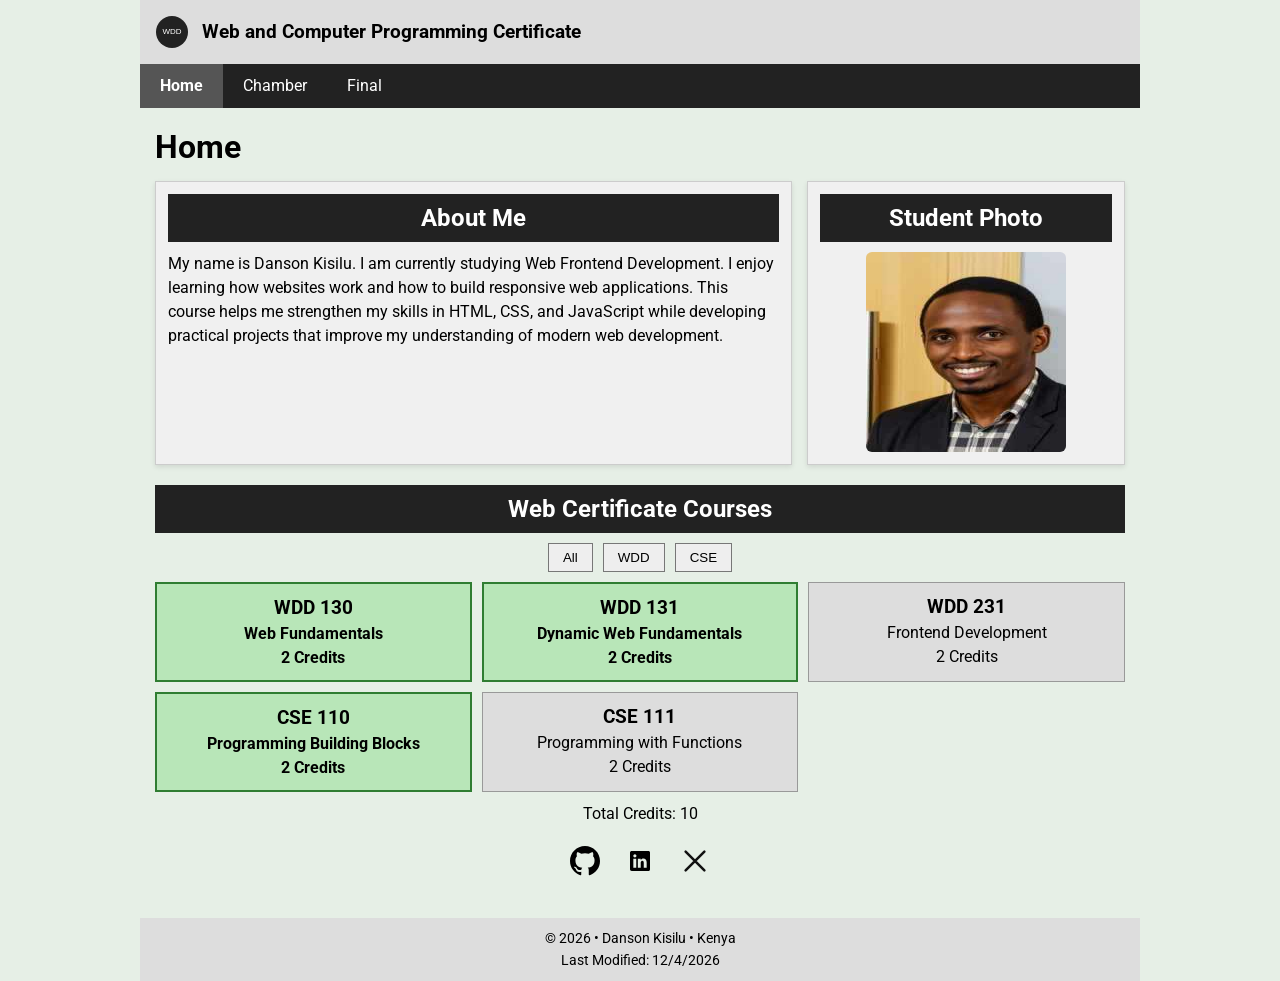
<file: index.html>
<!DOCTYPE html>
<html lang="en-US">

<head>
    <meta charset="UTF-8">
    <meta name="viewport" content="width=device-width, initial-scale=1.0">

    <title>Home | Danson Kisilu | WDD231</title>

    <meta name="description" content="Course home page for Danson Kisilu in WDD231 Web Frontend Development">
    <meta name="author" content="Danson Kisilu">
    <meta name="theme-color" content="#222">

    <link rel="icon" href="images/logo.svg">

    <link rel="preconnect" href="https://fonts.googleapis.com">
    <link rel="preconnect" href="https://fonts.gstatic.com" crossorigin>

    <link href="https://fonts.googleapis.com/css2?family=Roboto:wght@300;400;700&display=swap" rel="stylesheet">

    <link rel="stylesheet" href="styles/base.css">
    <link rel="stylesheet" href="styles/larger.css">

    <script defer src="scripts/main.js"></script>
</head>

<body>

    <header>
        <div class="logo-area">
            <img src="images/logo.svg" alt="Site Logo" class="logo">
            <span class="site-name">Web and Computer Programming Certificate</span>
        </div>

        <button id="menuButton" aria-label="Toggle Navigation Menu">☰</button>
    </header>

    <nav id="navMenu">
        <a href="index.html" class="active">Home</a>
        <a href="chamber">Chamber</a>
        <a href="final/index.html">Final</a>
    </nav>

    <main>

        <h1>Home</h1>

        <div class="cards">

            <section class="card about">
                <h2>About Me</h2>
                <p>
                    My name is Danson Kisilu. I am currently studying Web Frontend Development.
                    I enjoy learning how websites work and how to build responsive web applications.
                    This course helps me strengthen my skills in HTML, CSS, and JavaScript while
                    developing practical projects that improve my understanding of modern web development.
                </p>
            </section>

            <section class="card photo">
                <h2>Student Photo</h2>
                <img src="images/profile.jpg" alt="Portrait of Danson Kisilu" width="200" height="200">
            </section>

        </div>

        <section class="courses">
            <h2>Web Certificate Courses</h2>

            <div class="buttons">
                <button id="all">All</button>
                <button id="wdd">WDD</button>
                <button id="cse">CSE</button>
            </div>

            <div id="course-container"></div>
            <p id="credits"></p>
        </section>

        <div class="socials">
            <a href="https://github.com" target="_blank" aria-label="GitHub">
                <img src="images/github.svg" alt="GitHub">
            </a>
            <a href="https://linkedin.com" target="_blank" aria-label="LinkedIn">
                <img src="images/linkedin.svg" alt="LinkedIn">
            </a>
            <a href="https://x.com" target="_blank" aria-label="X">
                <img src="images/x.svg" alt="X">
            </a>
        </div>

    </main>

    <footer>
        <p>© <span id="year"></span> • Danson Kisilu • Kenya</p>
        <p id="lastModified"></p>
    </footer>

</body>

</html>
</file>
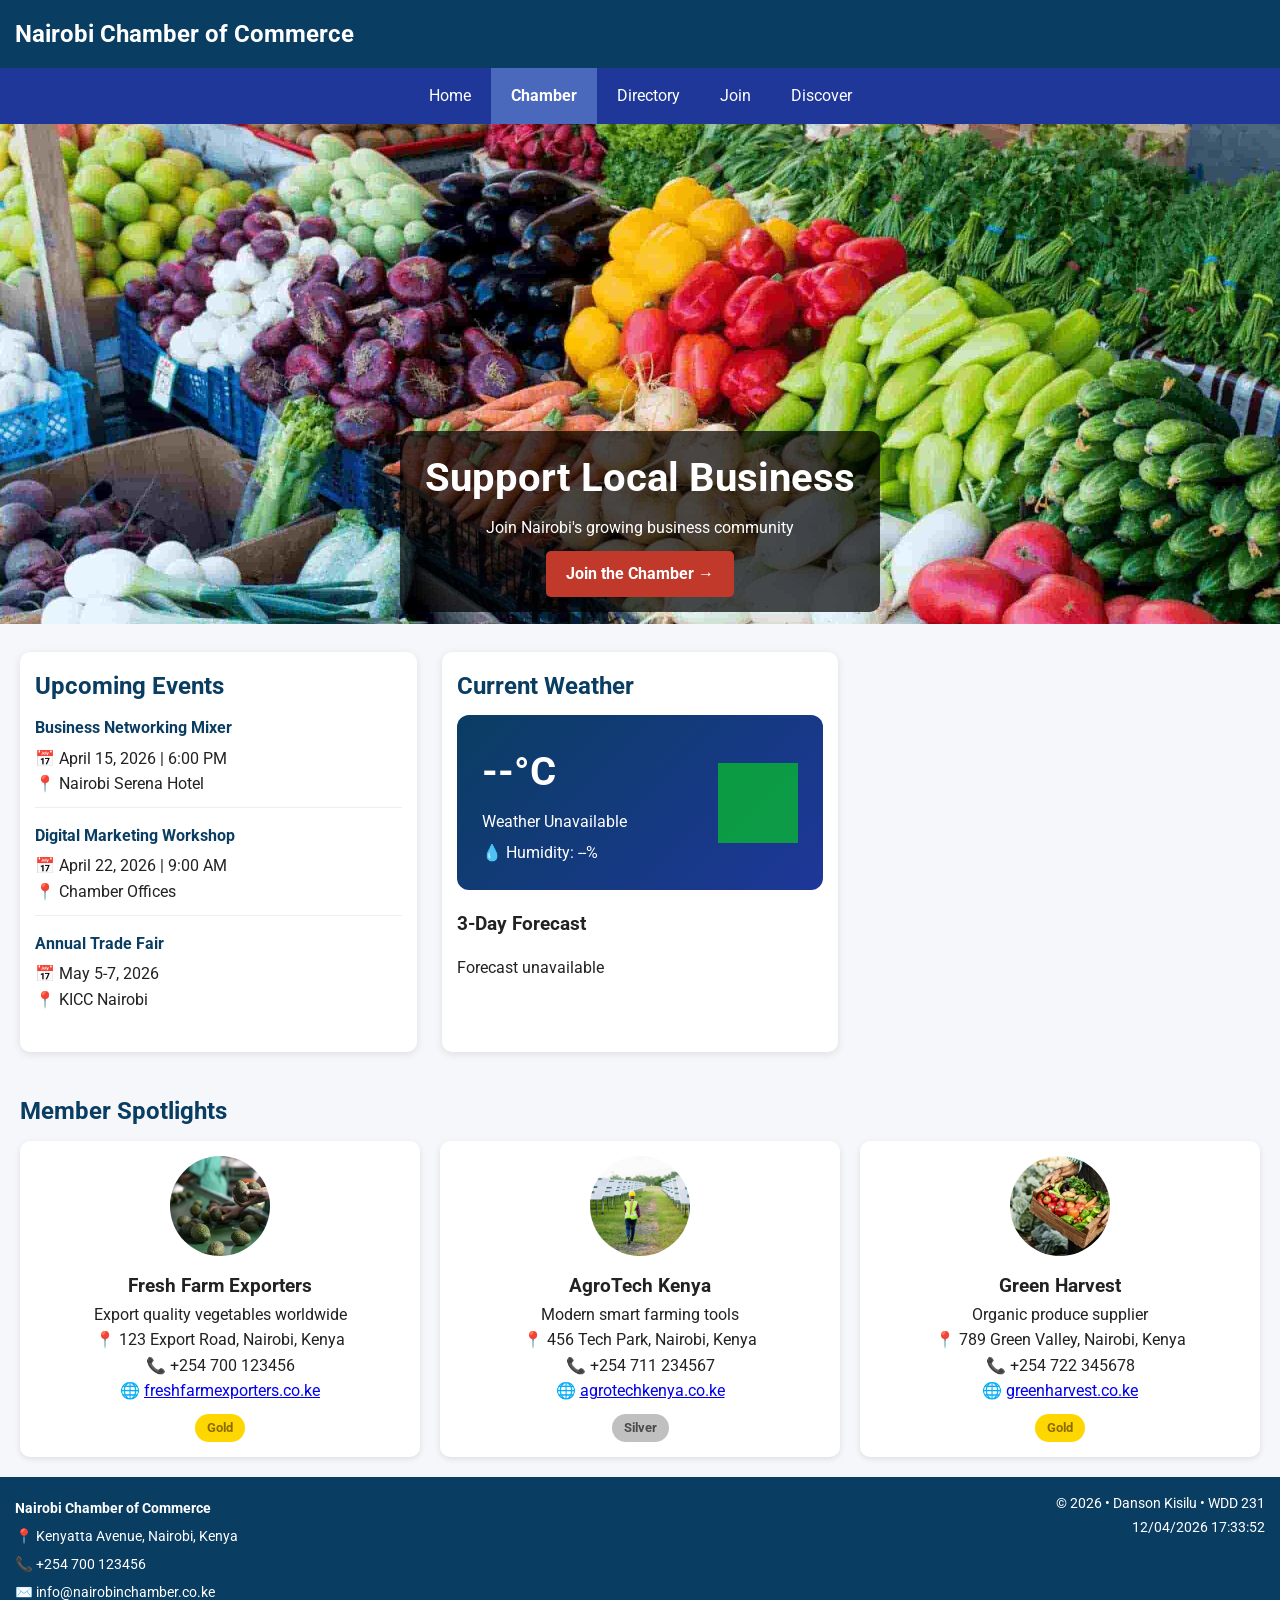
<file: chamber/index.html>
<!DOCTYPE html>
<html lang="en-US">
<head>
    <meta charset="UTF-8">
    <meta name="viewport" content="width=device-width, initial-scale=1.0">

    <title>Nairobi Chamber | Home</title>

    <meta name="description" content="Nairobi Chamber of Commerce supporting local businesses and economic growth in Kenya.">
    <meta name="author" content="Danson Kisilu">

    <!-- Facebook Open Graph Meta Tags -->
    <meta property="og:title" content="Nairobi Chamber of Commerce">
    <meta property="og:type" content="website">
    <meta property="og:description" content="Supporting local businesses and economic growth in Nairobi.">
    <meta property="og:image" content="https://danson-kisilu.github.io/wdd231/chamber/images/hero.jpg">
    <meta property="og:url" content="https://danson-kisilu.github.io/wdd231/chamber/index.html">

    <!-- Google Fonts -->
    <link rel="preconnect" href="https://fonts.googleapis.com">
    <link rel="preconnect" href="https://fonts.gstatic.com" crossorigin>
    <link href="https://fonts.googleapis.com/css2?family=Roboto:wght@300;400;700&display=swap" rel="stylesheet">

    <link rel="icon" href="../images/logo.svg">

    <link rel="stylesheet" href="styles/small.css">
    <link rel="stylesheet" href="styles/large.css">

    <script defer src="scripts/navigation.js"></script>
    <script defer src="scripts/date.js"></script>
    <script type="module" src="scripts/main.mjs"></script>
</head>

<body>

<header>
    <h1>Nairobi Chamber of Commerce</h1>
    <button id="menuButton" aria-label="Menu">☰</button>
</header>

<nav id="navMenu">
    <a href="../index.html">Home</a>
    <a href="index.html" class="active">Chamber</a>
    <a href="directory.html">Directory</a>
    <a href="join.html">Join</a>
    <a href="discover.html">Discover</a>
</nav>

<main>

    <!-- HERO SECTION with CTA -->
    <section class="hero">
        <img src="images/hero.jpg" alt="Nairobi city skyline" loading="lazy">
        <div class="hero-text">
            <h2>Support Local Business</h2>
            <p>Join Nairobi's growing business community</p>
            <a href="join.html" class="cta">Join the Chamber →</a>
        </div>
    </section>

    <!-- GRID SECTION -->
    <div class="home-grid">

        <!-- EVENTS SECTION -->
        <section class="card">
            <h2>Upcoming Events</h2>
            <div class="event">
                <h3>Business Networking Mixer</h3>
                <p>📅 April 15, 2026 | 6:00 PM</p>
                <p>📍 Nairobi Serena Hotel</p>
            </div>
            <div class="event">
                <h3>Digital Marketing Workshop</h3>
                <p>📅 April 22, 2026 | 9:00 AM</p>
                <p>📍 Chamber Offices</p>
            </div>
            <div class="event">
                <h3>Annual Trade Fair</h3>
                <p>📅 May 5-7, 2026</p>
                <p>📍 KICC Nairobi</p>
            </div>
        </section>

        <!-- WEATHER SECTION -->
        <section class="card weather-card">
            <h2>Current Weather</h2>
            <div class="weather-current">
                <div class="weather-info">
                    <p class="temp" id="current-temp">--°C</p>
                    <p id="weather-desc">Loading...</p>
                    <p>💧 Humidity: <span id="humidity">--</span>%</p>
                </div>
                <img id="weather-icon" src="[data-uri]" alt="Weather icon" width="80" height="80">
            </div>
            <div class="weather-forecast">
                <h3>3-Day Forecast</h3>
                <div id="forecast-container">
                    <p>Loading forecast...</p>
                </div>
            </div>
        </section>

    </div>

    <!-- SPOTLIGHT SECTION -->
    <section class="spotlight">
        <h2>Member Spotlights</h2>
        <div id="members"></div>
    </section>

</main>

<footer>
    <div class="footer-contact">
        <p><strong>Nairobi Chamber of Commerce</strong></p>
        <p>📍 Kenyatta Avenue, Nairobi, Kenya</p>
        <p>📞 +254 700 123456</p>
        <p>✉️ info@nairobinchamber.co.ke</p>
    </div>
    <div class="footer-info">
        <p>© <span id="year"></span> • Danson Kisilu • WDD 231</p>
        <p id="lastModified"></p>
    </div>
</footer>

</body>

</html>
</file>
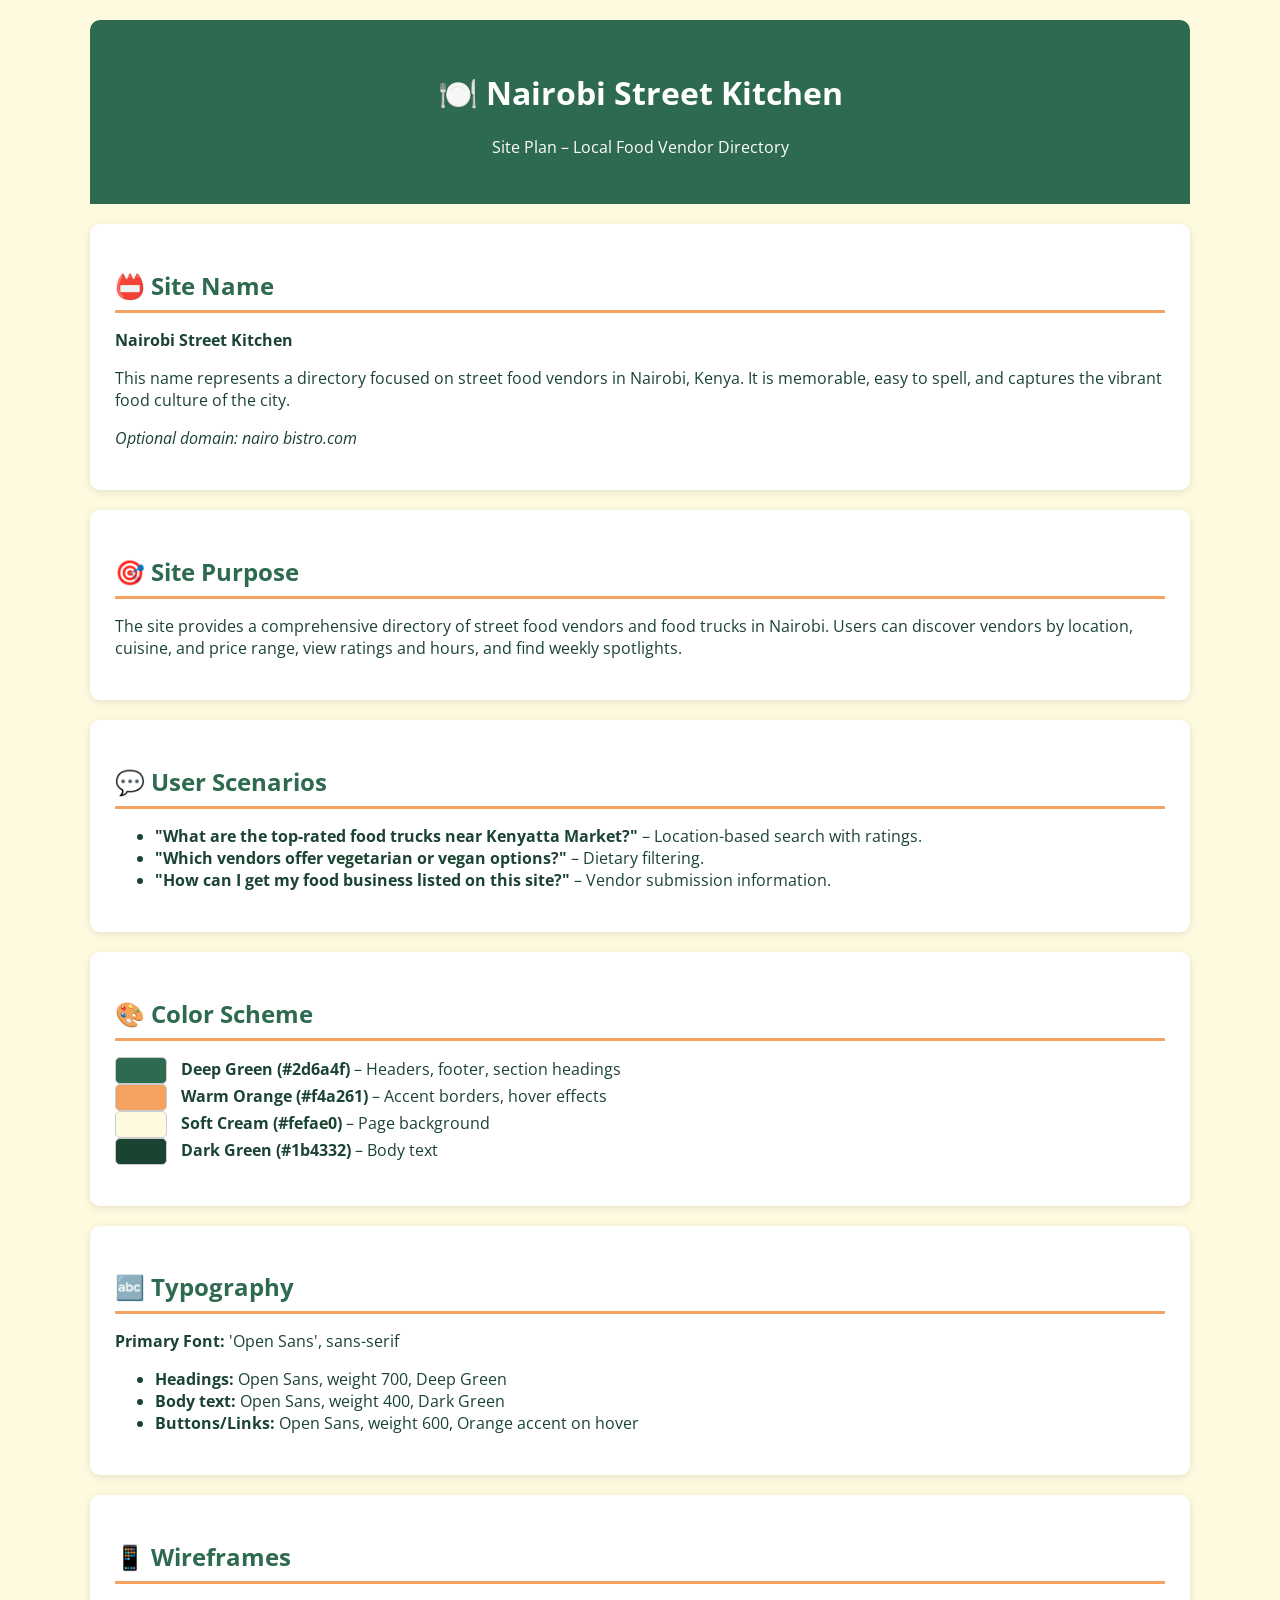
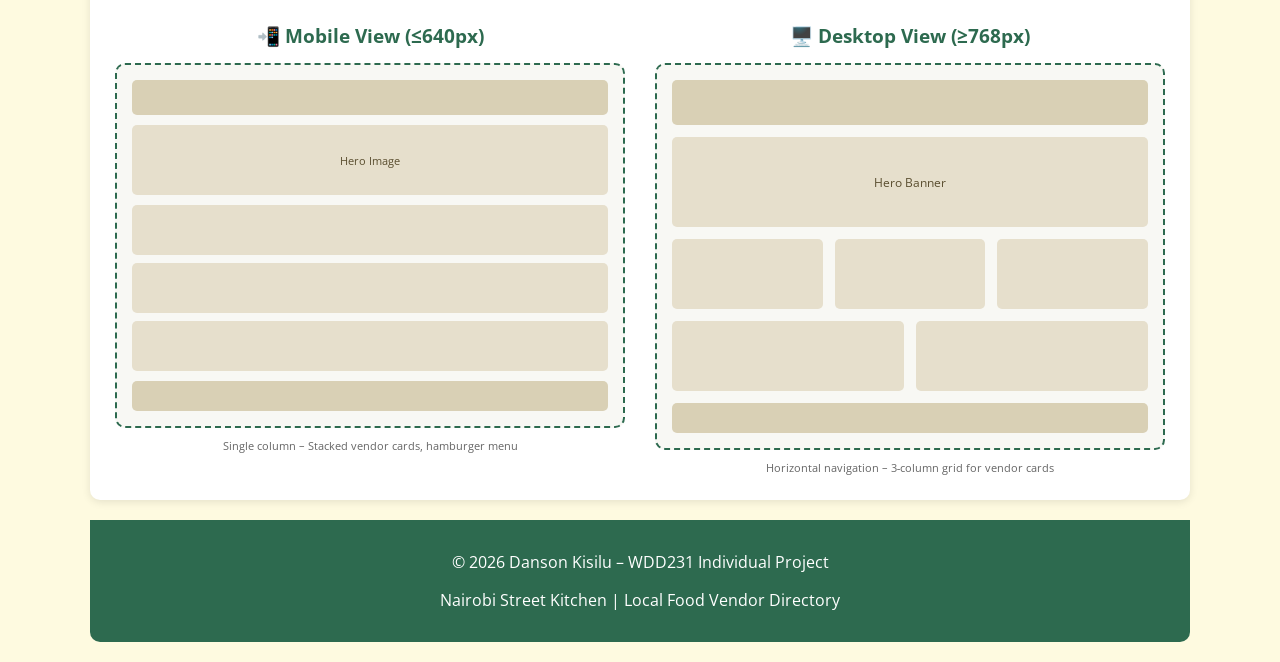
<file: site-plan.html>
<!DOCTYPE html>
<html lang="en-US">
<head>
    <meta charset="UTF-8">
    <meta name="viewport" content="width=device-width, initial-scale=1.0">
    <title>Site Plan: Nairobi Street Kitchen</title>
    <meta name="description" content="Site plan for Nairobi Street Kitchen - a local food vendor directory.">
    <meta name="author" content="Danson Kisilu">
    
    <link href="https://fonts.googleapis.com/css2?family=Open+Sans:wght@400;600;700&display=swap" rel="stylesheet">
    
    <style>
        /* Color Scheme */
        body {
            font-family: 'Open Sans', sans-serif;
            background: #fefae0;
            color: #1b4332;
            max-width: 1100px;
            margin: 0 auto;
            padding: 20px;
        }
        
        header {
            background: #2d6a4f;
            color: white;
            padding: 30px;
            text-align: center;
            border-radius: 10px 10px 0 0;
        }
        
        section {
            background: white;
            padding: 25px;
            margin: 20px 0;
            border-radius: 10px;
            box-shadow: 0 2px 8px rgba(0,0,0,0.1);
        }
        
        h2 {
            color: #2d6a4f;
            border-bottom: 3px solid #f4a261;
            padding-bottom: 8px;
            margin-bottom: 15px;
        }
        
        .color-swatch {
            display: inline-block;
            width: 50px;
            height: 25px;
            border-radius: 5px;
            margin-right: 10px;
            vertical-align: middle;
            border: 1px solid #ccc;
        }
        
        /* WIREFRAME STYLES */
        .wireframe-row {
            display: flex;
            flex-wrap: wrap;
            gap: 30px;
            margin-top: 20px;
        }
        
        .wireframe-card {
            flex: 1;
            min-width: 280px;
        }
        
        .wireframe-card h3 {
            text-align: center;
            margin-bottom: 15px;
            color: #2d6a4f;
        }
        
        .mobile-wireframe {
            background: #f8f8f4;
            border: 2px dashed #2d6a4f;
            padding: 15px;
            border-radius: 10px;
        }
        
        .wf-header {
            background: #d9d0b5;
            height: 35px;
            border-radius: 5px;
            margin-bottom: 10px;
        }
        
        .wf-hero {
            background: #e6dfcc;
            height: 70px;
            border-radius: 5px;
            margin-bottom: 10px;
            display: flex;
            align-items: center;
            justify-content: center;
            font-size: 11px;
            color: #5a4e2f;
        }
        
        .wf-card {
            background: #e6dfcc;
            height: 50px;
            border-radius: 5px;
            margin-bottom: 8px;
        }
        
        .wf-footer {
            background: #d9d0b5;
            height: 30px;
            border-radius: 5px;
            margin-top: 10px;
        }
        
        .desktop-wireframe {
            background: #f8f8f4;
            border: 2px dashed #2d6a4f;
            padding: 15px;
            border-radius: 10px;
        }
        
        .desktop-header {
            background: #d9d0b5;
            height: 45px;
            border-radius: 5px;
            margin-bottom: 12px;
        }
        
        .desktop-hero {
            background: #e6dfcc;
            height: 90px;
            border-radius: 5px;
            margin-bottom: 12px;
            display: flex;
            align-items: center;
            justify-content: center;
            font-size: 12px;
            color: #5a4e2f;
        }
        
        .desktop-grid {
            display: flex;
            gap: 12px;
            margin-bottom: 12px;
        }
        
        .desktop-card {
            flex: 1;
            background: #e6dfcc;
            height: 70px;
            border-radius: 5px;
        }
        
        .wireframe-label {
            text-align: center;
            margin-top: 10px;
            font-size: 11px;
            color: #666;
        }
        
        footer {
            background: #2d6a4f;
            color: white;
            text-align: center;
            padding: 15px;
            border-radius: 0 0 10px 10px;
            margin-top: 20px;
        }
        
        @media (min-width: 768px) {
            .wireframe-row {
                flex-direction: row;
            }
        }
    </style>
</head>
<body>

<header>
    <h1>🍽️ Nairobi Street Kitchen</h1>
    <p>Site Plan – Local Food Vendor Directory</p>
</header>

<!-- SITE NAME -->
<section>
    <h2>📛 Site Name</h2>
    <p><strong>Nairobi Street Kitchen</strong></p>
    <p>This name represents a directory focused on street food vendors in Nairobi, Kenya. It is memorable, easy to spell, and captures the vibrant food culture of the city.</p>
    <p><em>Optional domain: nairo bistro.com</em></p>
</section>

<!-- SITE PURPOSE -->
<section>
    <h2>🎯 Site Purpose</h2>
    <p>The site provides a comprehensive directory of street food vendors and food trucks in Nairobi. Users can discover vendors by location, cuisine, and price range, view ratings and hours, and find weekly spotlights.</p>
</section>

<!-- SCENARIOS -->
<section>
    <h2>💬 User Scenarios</h2>
    <ul>
        <li><strong>"What are the top-rated food trucks near Kenyatta Market?"</strong> – Location-based search with ratings.</li>
        <li><strong>"Which vendors offer vegetarian or vegan options?"</strong> – Dietary filtering.</li>
        <li><strong>"How can I get my food business listed on this site?"</strong> – Vendor submission information.</li>
    </ul>
</section>

<!-- COLOR SCHEME -->
<section>
    <h2>🎨 Color Scheme</h2>
    <ul style="list-style: none; padding-left: 0;">
        <li><span class="color-swatch" style="background: #2d6a4f;"></span> <strong>Deep Green (#2d6a4f)</strong> – Headers, footer, section headings</li>
        <li><span class="color-swatch" style="background: #f4a261;"></span> <strong>Warm Orange (#f4a261)</strong> – Accent borders, hover effects</li>
        <li><span class="color-swatch" style="background: #fefae0;"></span> <strong>Soft Cream (#fefae0)</strong> – Page background</li>
        <li><span class="color-swatch" style="background: #1b4332;"></span> <strong>Dark Green (#1b4332)</strong> – Body text</li>
    </ul>
</section>

<!-- TYPOGRAPHY -->
<section>
    <h2>🔤 Typography</h2>
    <p><strong>Primary Font:</strong> 'Open Sans', sans-serif</p>
    <ul>
        <li><strong>Headings:</strong> Open Sans, weight 700, Deep Green</li>
        <li><strong>Body text:</strong> Open Sans, weight 400, Dark Green</li>
        <li><strong>Buttons/Links:</strong> Open Sans, weight 600, Orange accent on hover</li>
    </ul>
</section>

<!-- WIREFRAMES -->
<section>
    <h2>📱 Wireframes</h2>
    <div class="wireframe-row">
        
        <div class="wireframe-card">
            <h3>📲 Mobile View (≤640px)</h3>
            <div class="mobile-wireframe">
                <div class="wf-header"></div>
                <div class="wf-hero">Hero Image</div>
                <div class="wf-card"></div>
                <div class="wf-card"></div>
                <div class="wf-card"></div>
                <div class="wf-footer"></div>
            </div>
            <div class="wireframe-label">Single column – Stacked vendor cards, hamburger menu</div>
        </div>
        
        <div class="wireframe-card">
            <h3>🖥️ Desktop View (≥768px)</h3>
            <div class="desktop-wireframe">
                <div class="desktop-header"></div>
                <div class="desktop-hero">Hero Banner</div>
                <div class="desktop-grid">
                    <div class="desktop-card"></div>
                    <div class="desktop-card"></div>
                    <div class="desktop-card"></div>
                </div>
                <div class="desktop-grid">
                    <div class="desktop-card"></div>
                    <div class="desktop-card"></div>
                </div>
                <div class="wf-footer"></div>
            </div>
            <div class="wireframe-label">Horizontal navigation – 3‑column grid for vendor cards</div>
        </div>
        
    </div>
</section>

<footer>
    <p>© 2026 Danson Kisilu – WDD231 Individual Project</p>
    <p>Nairobi Street Kitchen | Local Food Vendor Directory</p>
</footer>

</body>
</html>
</file>
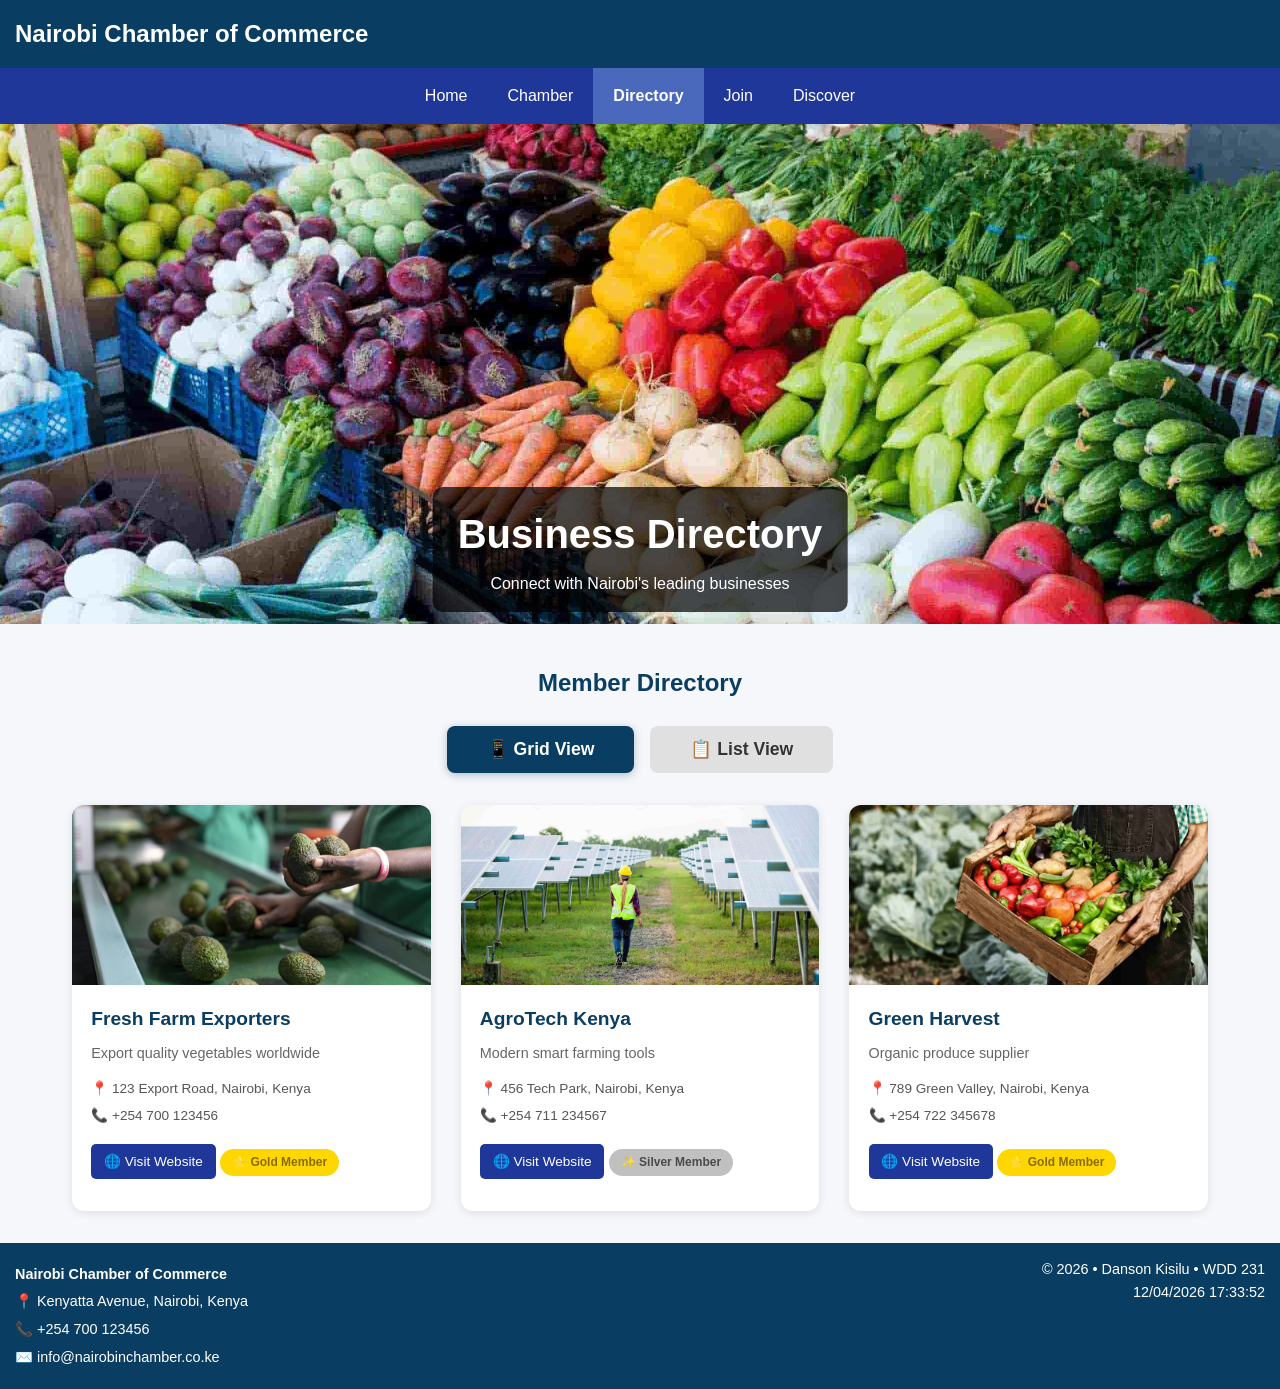
<file: chamber/directory.html>
<!DOCTYPE html>
<html lang="en-US">
<head>
    <meta charset="UTF-8">
    <meta name="viewport" content="width=device-width, initial-scale=1.0">

    <title>Nairobi Chamber | Directory</title>

    <meta name="description" content="Business directory for Nairobi Chamber of Commerce - member companies and services.">
    <meta name="author" content="Danson Kisilu">

    <!-- Facebook Open Graph Meta Tags -->
    <meta property="og:title" content="Nairobi Chamber of Commerce Directory">
    <meta property="og:type" content="website">
    <meta property="og:description" content="Connect with Nairobi's leading businesses and chamber members.">
    <meta property="og:image" content="images/hero.jpg">
    <meta property="og:url" content="https://danson-kisilu.github.io/wdd231/chamber/directory.html">

    <link rel="icon" href="../images/logo.svg">

    <link rel="stylesheet" href="styles/small.css">
    <link rel="stylesheet" href="styles/large.css">

    <script defer src="scripts/navigation.js"></script>
    <script defer src="scripts/date.js"></script>
    <script defer src="scripts/directory.js"></script>
</head>

<body>

<header>
    <h1>Nairobi Chamber of Commerce</h1>
    <button id="menuButton" aria-label="Menu">☰</button>
</header>

<nav id="navMenu">
    <a href="../index.html"> Home</a>
    <a href="index.html">Chamber </a>
    <a href="directory.html" class="active">Directory</a>
    <a href="join.html">Join</a>
    <a href="discover.html">Discover</a>
</nav>

<main>

    <!-- HERO SECTION -->
    <section class="hero directory-hero">
        <img src="images/hero.jpg" alt="Nairobi city skyline with modern buildings" loading="lazy">
        <div class="hero-text">
            <h2>Business Directory</h2>
            <p>Connect with Nairobi's leading businesses</p>
        </div>
    </section>

    <!-- DIRECTORY CONTENT -->
    <div class="directory-container">
        <h2>Member Directory</h2>

        <!-- VIEW TOGGLE BUTTONS -->
        <div class="view-buttons">
            <button id="gridBtn" class="active" aria-label="Grid View">
                📱 Grid View
            </button>
            <button id="listBtn" aria-label="List View">
                📋 List View
            </button>
        </div>

        <!-- DIRECTORY OUTPUT -->
        <div id="directory" class="directory-grid"></div>
    </div>

</main>

<footer>
    <div class="footer-contact">
        <p><strong>Nairobi Chamber of Commerce</strong></p>
        <p>📍 Kenyatta Avenue, Nairobi, Kenya</p>
        <p>📞 +254 700 123456</p>
        <p>✉️ info@nairobinchamber.co.ke</p>
    </div>
    <div class="footer-info">
        <p>© <span id="year"></span> • Danson Kisilu • WDD 231</p>
        <p id="lastModified"></p>
    </div>
</footer>

</body>

</html>
</file>
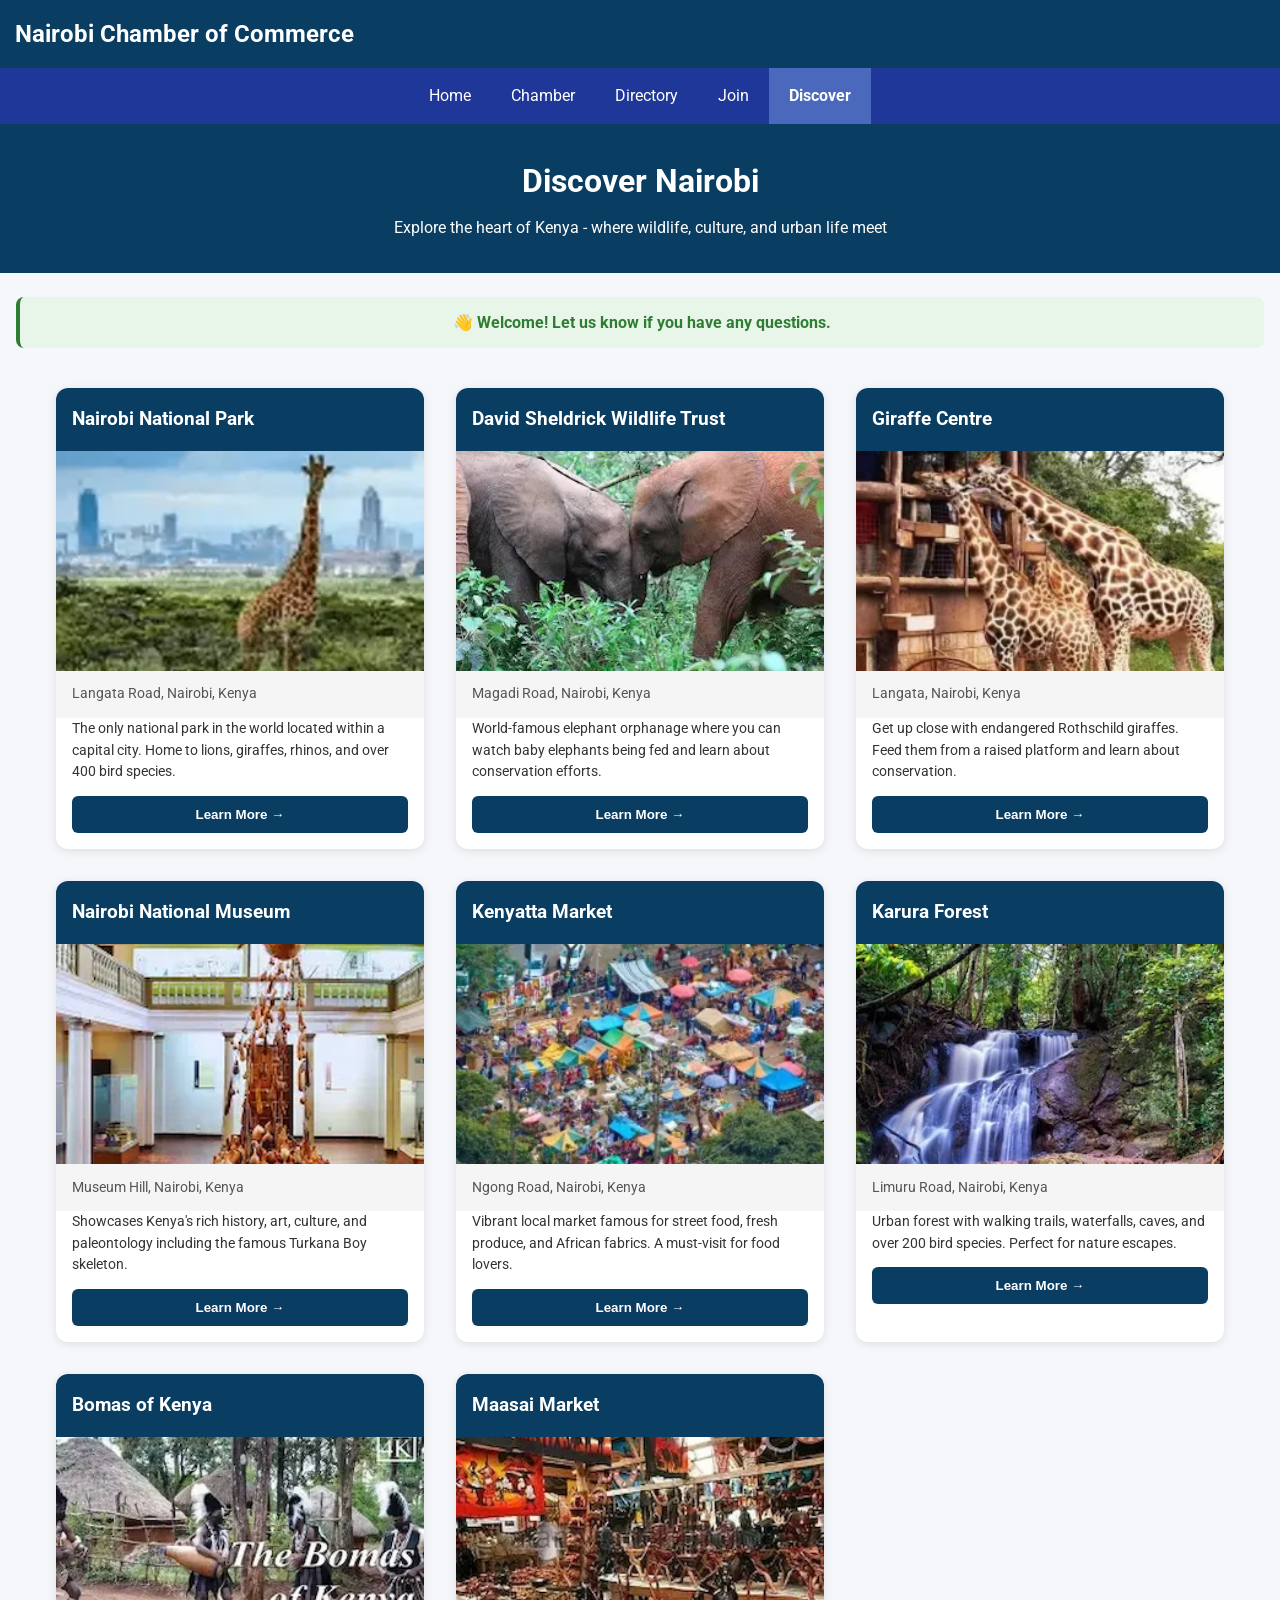
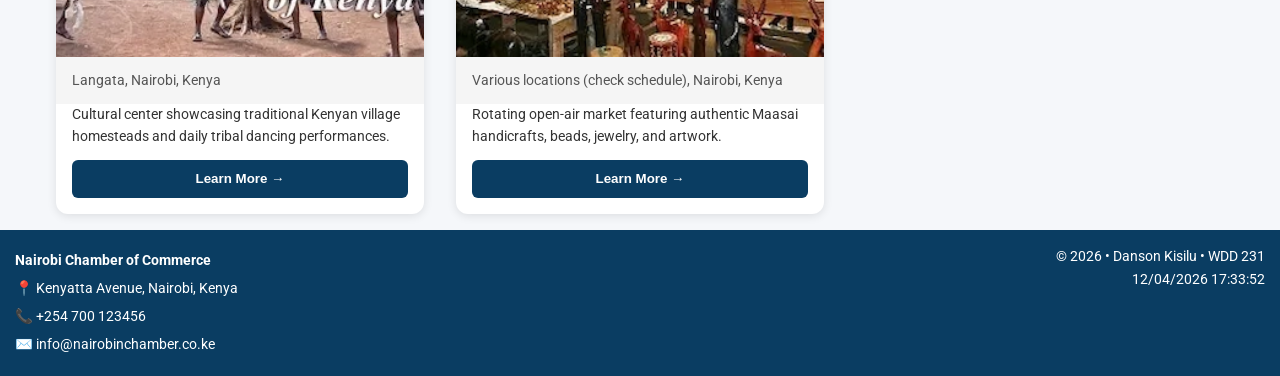
<file: chamber/discover.html>
<!DOCTYPE html>
<html lang="en-US">
<head>
    <meta charset="UTF-8">
    <meta name="viewport" content="width=device-width, initial-scale=1.0">
    <title>Discover Nairobi | Chamber of Commerce</title>
    <meta name="description" content="Discover the best attractions, landmarks, and hidden gems in Nairobi, Kenya.">
    <meta name="author" content="Danson Kisilu">
    
    <!-- Open Graph Tags -->
    <meta property="og:title" content="Discover Nairobi - Chamber of Commerce">
    <meta property="og:type" content="website">
    <meta property="og:description" content="Explore the top attractions and local treasures in Nairobi.">
    <meta property="og:image" content="https://danson-kisilu.github.io/wdd231/chamber/images/hero.jpg">
    <meta property="og:url" content="https://danson-kisilu.github.io/wdd231/chamber/discover.html">
    
    <!-- Google Fonts -->
    <link rel="preconnect" href="https://fonts.googleapis.com">
    <link rel="preconnect" href="https://fonts.gstatic.com" crossorigin>
    <link href="https://fonts.googleapis.com/css2?family=Roboto:wght@300;400;700&display=swap" rel="stylesheet">
    
    <link rel="icon" href="../images/logo.svg">
    <link rel="stylesheet" href="styles/small.css">
    <link rel="stylesheet" href="styles/medium.css">
    <link rel="stylesheet" href="styles/large.css">
    
    <script defer src="scripts/navigation.js"></script>
    <script defer src="scripts/date.js"></script>
    <script type="module" src="scripts/discover.js"></script>
</head>
<body>

<header>
    <h1>Nairobi Chamber of Commerce</h1>
    <button id="menuButton" aria-label="Menu">☰</button>
</header>

<nav id="navMenu">
    <a href="../index.html">Home</a>
    <a href="index.html">Chamber</a>
    <a href="directory.html">Directory</a>
    <a href="join.html">Join</a>
    <a href="discover.html" class="active">Discover</a>
</nav>

<main>
    <div class="discover-header">
        <h2>Discover Nairobi</h2>
        <p>Explore the heart of Kenya - where wildlife, culture, and urban life meet</p>
    </div>
    
    <!-- Visit Message -->
    <div id="visit-message" class="visit-message"></div>
    
    <!-- Discover Grid - Uses named grid areas -->
    <div id="discover-grid" class="discover-grid"></div>
</main>

<footer>
    <div class="footer-contact">
        <p><strong>Nairobi Chamber of Commerce</strong></p>
        <p>📍 Kenyatta Avenue, Nairobi, Kenya</p>
        <p>📞 +254 700 123456</p>
        <p>✉️ info@nairobinchamber.co.ke</p>
    </div>
    <div class="footer-info">
        <p>© <span id="year"></span> • Danson Kisilu • WDD 231</p>
        <p id="lastModified"></p>
    </div>
</footer>

</body>
</html>
</file>
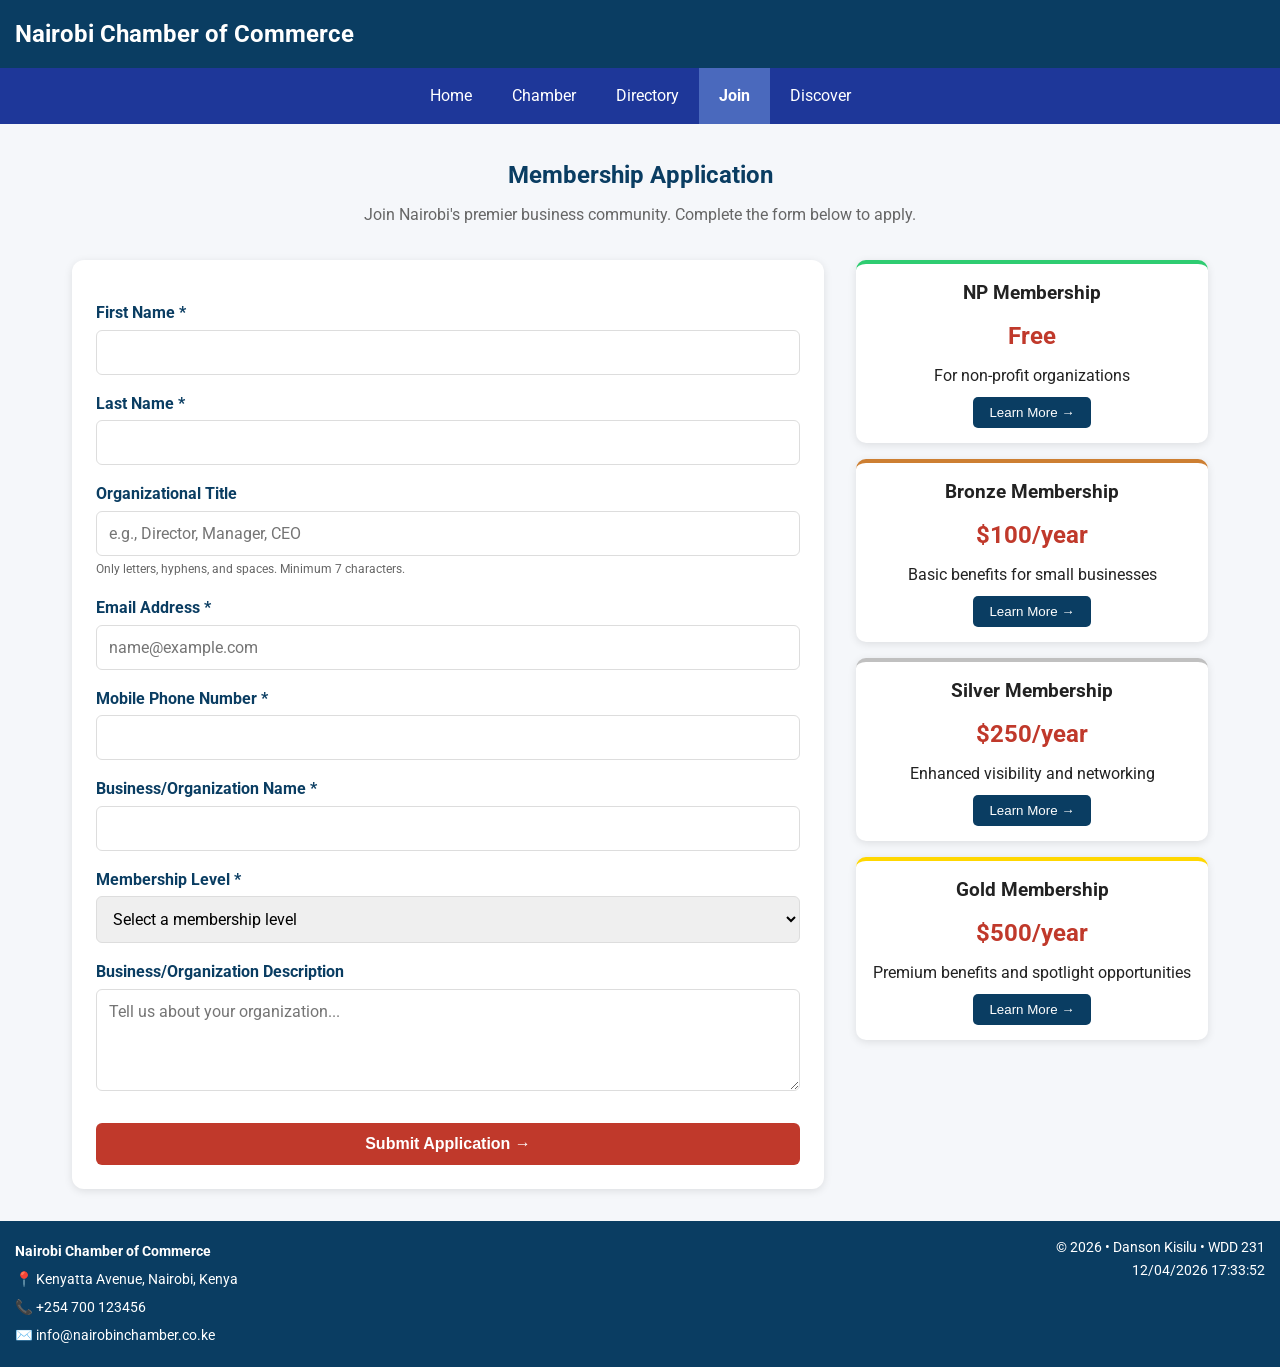
<file: chamber/join.html>
<!DOCTYPE html>
<html lang="en-US">
<head>
    <meta charset="UTF-8">
    <meta name="viewport" content="width=device-width, initial-scale=1.0">
    <title>Join the Chamber | Nairobi Chamber</title>
    <meta name="description" content="Apply for membership with Nairobi Chamber of Commerce. Choose from NP, Bronze, Silver, or Gold membership levels.">
    <meta name="author" content="Danson Kisilu">
    
    <!-- Open Graph Tags -->
    <meta property="og:title" content="Join Nairobi Chamber of Commerce">
    <meta property="og:type" content="website">
    <meta property="og:description" content="Apply for membership today and grow your business with us.">
    <meta property="og:image" content="https://danson-kisilu.github.io/wdd231/chamber/images/hero.jpg">
    <meta property="og:url" content="https://danson-kisilu.github.io/wdd231/chamber/join.html">
    
    <!-- Google Fonts -->
    <link rel="preconnect" href="https://fonts.googleapis.com">
    <link rel="preconnect" href="https://fonts.gstatic.com" crossorigin>
    <link href="https://fonts.googleapis.com/css2?family=Roboto:wght@300;400;700&display=swap" rel="stylesheet">
    
    <link rel="icon" href="../images/logo.svg">
    <link rel="stylesheet" href="styles/small.css">
    <link rel="stylesheet" href="styles/large.css">
    
    <script defer src="scripts/navigation.js"></script>
    <script defer src="scripts/date.js"></script>
    <script defer src="scripts/join.js"></script>
</head>
<body>

<header>
    <h1>Nairobi Chamber of Commerce</h1>
    <button id="menuButton" aria-label="Menu">☰</button>
</header>

<nav id="navMenu">
    <a href="../index.html">Home</a>
    <a href="index.html">Chamber</a>
    <a href="directory.html">Directory</a>
    <a href="join.html" class="active">Join</a>
    <a href="discover.html">Discover</a>
</nav>

<main>
    <div class="join-container">
        <h2>Membership Application</h2>
        <p>Join Nairobi's premier business community. Complete the form below to apply.</p>
        
        <div class="join-layout">
            <!-- FORM SECTION -->
            <form action="thankyou.html" method="get" id="membershipForm">
                <!-- First Name -->
                <label for="firstName">First Name *</label>
                <input type="text" id="firstName" name="firstName" title="Your first name" autocomplete="given-name" required>
                
                <!-- Last Name -->
                <label for="lastName">Last Name *</label>
                <input type="text" id="lastName" name="lastName" title="Your last name" autocomplete="family-name" required>
                
                <!-- Organizational Title -->
                <label for="title">Organizational Title</label>
                <input type="text" id="title" name="title" title="Your job title" autocomplete="organization-title" pattern="[A-Za-z\-\s]{7,}" placeholder="e.g., Director, Manager, CEO">
                <small>Only letters, hyphens, and spaces. Minimum 7 characters.</small>
                
                <!-- Email -->
                <label for="email">Email Address *</label>
                <input type="email" id="email" name="email" title="Your email address" autocomplete="email" placeholder="name@example.com" required>
                
                <!-- Mobile Phone -->
                <label for="phone">Mobile Phone Number *</label>
                <input type="tel" id="phone" name="phone" title="Your mobile number" autocomplete="tel" required>
                
                <!-- Business/Organization Name -->
                <label for="organization">Business/Organization Name *</label>
                <input type="text" id="organization" name="organization" title="Your business name" autocomplete="organization" required>
                
                <!-- Membership Level -->
                <label for="membership">Membership Level *</label>
                <select id="membership" name="membership" required>
                    <option value="">Select a membership level</option>
                    <option value="np">NP Membership (Non-Profit - Free)</option>
                    <option value="bronze">Bronze Membership</option>
                    <option value="silver">Silver Membership</option>
                    <option value="gold">Gold Membership</option>
                </select>
                
                <!-- Business Description -->
                <label for="description">Business/Organization Description</label>
                <textarea id="description" name="description" rows="4" title="Describe your business" placeholder="Tell us about your organization..."></textarea>
                
                <!-- Hidden Timestamp -->
                <input type="hidden" id="timestamp" name="timestamp">
                
                <!-- Submit Button -->
                <button type="submit" class="submit-btn">Submit Application →</button>
            </form>
            
            <!-- MEMBERSHIP CARDS SECTION -->
            <div class="membership-cards">
                <div class="card np-card">
                    <h3>NP Membership</h3>
                    <p class="price">Free</p>
                    <p>For non-profit organizations</p>
                    <button class="modal-btn" data-modal="npModal">Learn More →</button>
                </div>
                
                <div class="card bronze-card">
                    <h3>Bronze Membership</h3>
                    <p class="price">$100/year</p>
                    <p>Basic benefits for small businesses</p>
                    <button class="modal-btn" data-modal="bronzeModal">Learn More →</button>
                </div>
                
                <div class="card silver-card">
                    <h3>Silver Membership</h3>
                    <p class="price">$250/year</p>
                    <p>Enhanced visibility and networking</p>
                    <button class="modal-btn" data-modal="silverModal">Learn More →</button>
                </div>
                
                <div class="card gold-card">
                    <h3>Gold Membership</h3>
                    <p class="price">$500/year</p>
                    <p>Premium benefits and spotlight opportunities</p>
                    <button class="modal-btn" data-modal="goldModal">Learn More →</button>
                </div>
            </div>
        </div>
    </div>
    
    <!-- MODALS -->
    <dialog id="npModal" class="modal">
        <div class="modal-content">
            <h3>NP Membership Benefits</h3>
            <ul>
                <li>✓ Listing in online directory</li>
                <li>✓ Access to networking events</li>
                <li>✓ Monthly newsletter subscription</li>
                <li>✓ Free admission to business workshops</li>
            </ul>
            <button class="close-modal">Close</button>
        </div>
    </dialog>
    
    <dialog id="bronzeModal" class="modal">
        <div class="modal-content">
            <h3>Bronze Membership Benefits</h3>
            <ul>
                <li>✓ All NP benefits</li>
                <li>✓ Logo on chamber website</li>
                <li>✓ Discounted event tickets (10%)</li>
                <li>✓ Member spotlight on social media</li>
                <li>✓ Business referral network access</li>
            </ul>
            <button class="close-modal">Close</button>
        </div>
    </dialog>
    
    <dialog id="silverModal" class="modal">
        <div class="modal-content">
            <h3>Silver Membership Benefits</h3>
            <ul>
                <li>✓ All Bronze benefits</li>
                <li>✓ Priority event registration</li>
                <li>✓ Discounted event tickets (20%)</li>
                <li>✓ Featured listing in directory</li>
                <li>✓ Advertising opportunities (2/year)</li>
                <li>✓ Access to member-only events</li>
            </ul>
            <button class="close-modal">Close</button>
        </div>
    </dialog>
    
    <dialog id="goldModal" class="modal">
        <div class="modal-content">
            <h3>Gold Membership Benefits</h3>
            <ul>
                <li>✓ All Silver benefits</li>
                <li>✓ Home page spotlight position</li>
                <li>✓ Discounted event tickets (30%)</li>
                <li>✓ Premium listing with logo</li>
                <li>✓ Advertising opportunities (4/year)</li>
                <li>✓ Speaking opportunities at events</li>
                <li>✓ Exclusive CEO roundtable access</li>
            </ul>
            <button class="close-modal">Close</button>
        </div>
    </dialog>
</main>

<footer>
    <div class="footer-contact">
        <p><strong>Nairobi Chamber of Commerce</strong></p>
        <p>📍 Kenyatta Avenue, Nairobi, Kenya</p>
        <p>📞 +254 700 123456</p>
        <p>✉️ info@nairobinchamber.co.ke</p>
    </div>
    <div class="footer-info">
        <p>© <span id="year"></span> • Danson Kisilu • WDD 231</p>
        <p id="lastModified"></p>
    </div>
</footer>

</body>
</html>
</file>
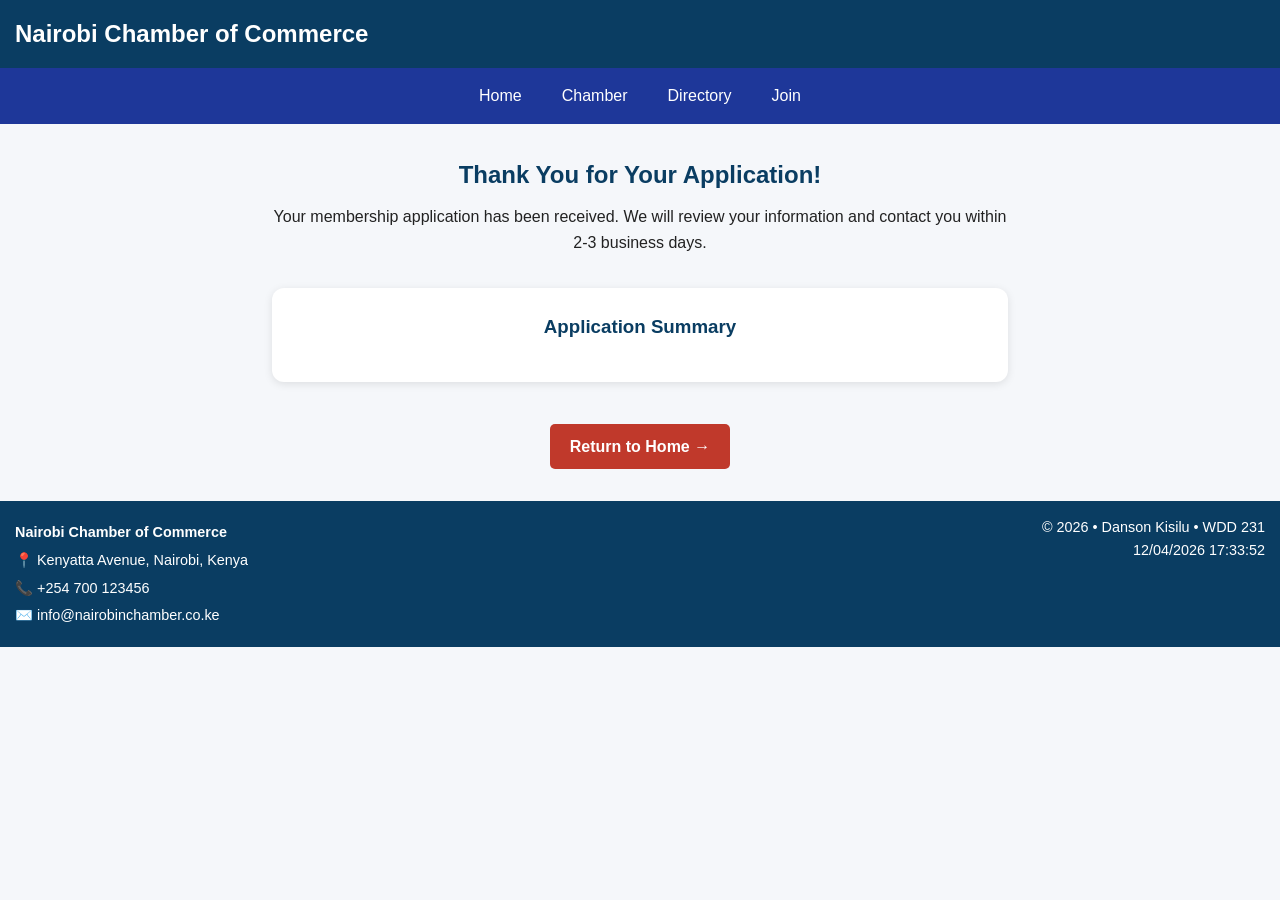
<file: chamber/thankyou.html>
<!DOCTYPE html>
<html lang="en-US">
<head>
    <meta charset="UTF-8">
    <meta name="viewport" content="width=device-width, initial-scale=1.0">
    <title>Application Received | Nairobi Chamber</title>
    <meta name="description" content="Thank you for applying to join the Nairobi Chamber of Commerce.">
    <meta name="author" content="Danson Kisilu">
    
    <link rel="icon" href="../images/logo.svg">
    <link rel="stylesheet" href="styles/small.css">
    <link rel="stylesheet" href="styles/large.css">
    
    <script defer src="scripts/navigation.js"></script>
    <script defer src="scripts/date.js"></script>
    <script defer src="scripts/thankyou.js"></script>
</head>
<body>

<header>
    <h1>Nairobi Chamber of Commerce</h1>
    <button id="menuButton" aria-label="Menu">☰</button>
</header>

<nav id="navMenu">
    <a href="../index.html">Home</a>
    <a href="index.html">Chamber</a>
    <a href="directory.html">Directory</a>
    <a href="join.html">Join</a>
</nav>

<main>
    <div class="thankyou-container">
        <h2>Thank You for Your Application!</h2>
        <p>Your membership application has been received. We will review your information and contact you within 2-3 business days.</p>
        
        <div class="submission-summary">
            <h3>Application Summary</h3>
            <div id="formData"></div>
        </div>
        
        <a href="index.html" class="cta">Return to Home →</a>
    </div>
</main>

<footer>
    <div class="footer-contact">
        <p><strong>Nairobi Chamber of Commerce</strong></p>
        <p>📍 Kenyatta Avenue, Nairobi, Kenya</p>
        <p>📞 +254 700 123456</p>
        <p>✉️ info@nairobinchamber.co.ke</p>
    </div>
    <div class="footer-info">
        <p>© <span id="year"></span> • Danson Kisilu • WDD 231</p>
        <p id="lastModified"></p>
    </div>
</footer>

</body>
</html>
</file>
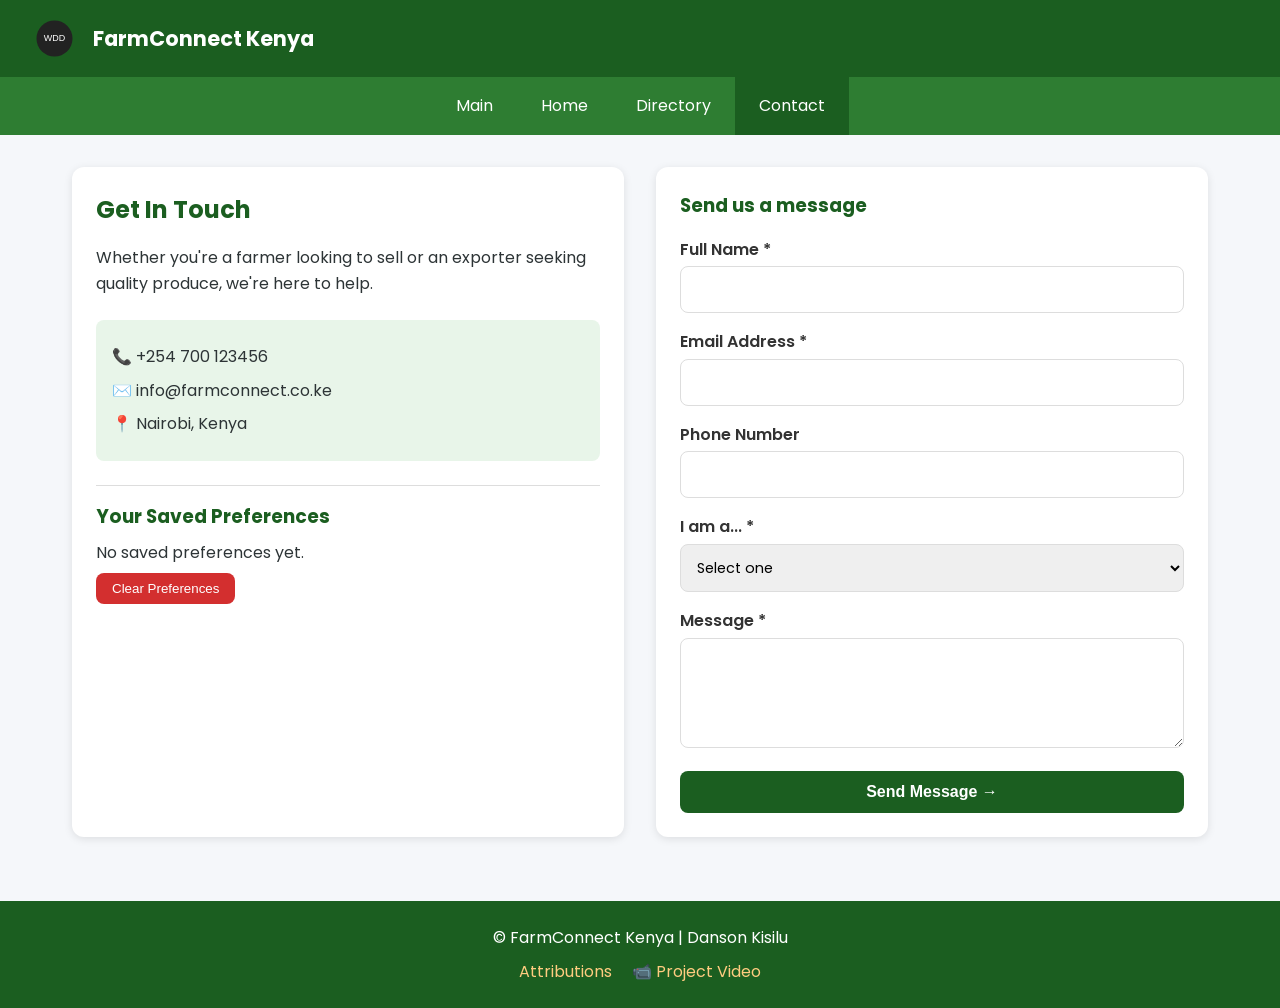
<file: final/contact.html>
<!DOCTYPE html>
<html lang="en-US">
<head>
    <meta charset="UTF-8">
    <meta name="viewport" content="width=device-width, initial-scale=1.0">
    <title>Contact | FarmConnect Kenya</title>
    <meta name="description" content="Get in touch with FarmConnect Kenya. Register as a farmer or exporter, ask questions, or request product information.">
    <meta name="author" content="Danson Kisilu">
    
    <meta property="og:title" content="Contact FarmConnect Kenya">
    <meta property="og:type" content="website">
    <meta property="og:description" content="Get in touch with FarmConnect Kenya. Register as a farmer or exporter, ask questions, or request product information.">
    <meta property="og:image" content="https://danson-kisilu.github.io/wdd231/final/images/hero.jpg">
    <meta property="og:url" content="https://danson-kisilu.github.io/wdd231/final/contact.html">
    
    <link rel="preconnect" href="https://fonts.googleapis.com">
    <link rel="preconnect" href="https://fonts.gstatic.com" crossorigin>
    <link href="https://fonts.googleapis.com/css2?family=Poppins:wght@300;400;600;700&display=swap" rel="stylesheet">
    
    <link rel="icon" href="../images/logo.svg">
    <link rel="stylesheet" href="styles/final-small.css">
    <link rel="stylesheet" href="styles/final-large.css">
    
    <script type="module" src="scripts/contact.mjs"></script>
</head>
<body>

<header>
    <div class="logo">
        <img src="../images/logo.svg" alt="FarmConnect Logo">
        <h1>FarmConnect Kenya</h1>
    </div>
    <button id="menuButton" aria-label="Menu">☰</button>
</header>

<nav id="navMenu">
    <a href="../index.html">Main</a>
    <a href="index.html">Home</a>
    <a href="products.html">Directory</a>
    <a href="contact.html" class="active">Contact</a>
</nav>

<main>
    <div class="contact-container">
        <div class="contact-info">
            <h2>Get In Touch</h2>
            <p>Whether you're a farmer looking to sell or an exporter seeking quality produce, we're here to help.</p>
            
            <div class="info-details">
                <p>📞 +254 700 123456</p>
                <p>✉️ info@farmconnect.co.ke</p>
                <p>📍 Nairobi, Kenya</p>
            </div>
            
            <div class="saved-preferences">
                <h3>Your Saved Preferences</h3>
                <div id="savedPreferences">No saved preferences yet.</div>
                <button id="clearStorageBtn" class="btn-secondary">Clear Preferences</button>
            </div>
        </div>
        
        <form action="thankyou.html" method="get" id="contactForm">
            <h3>Send us a message</h3>
            
            <label for="name">Full Name *</label>
            <input type="text" id="name" name="name" required autocomplete="name">
            
            <label for="email">Email Address *</label>
            <input type="email" id="email" name="email" required autocomplete="email">
            
            <label for="phone">Phone Number</label>
            <input type="tel" id="phone" name="phone" autocomplete="tel">
            
            <label for="interest">I am a... *</label>
            <select id="interest" name="interest" required>
                <option value="">Select one</option>
                <option value="farmer">Farmer</option>
                <option value="exporter">Exporter</option>
                <option value="both">Both</option>
            </select>
            
            <label for="message">Message *</label>
            <textarea id="message" name="message" rows="4" required></textarea>
            
            <input type="hidden" id="timestamp" name="timestamp">
            
            <button type="submit" class="submit-btn">Send Message →</button>
        </form>
    </div>
</main>

<footer>
    <div class="footer-content">
        <p>© <span id="year"></span> FarmConnect Kenya | Danson Kisilu</p>
        <p id="lastModified"></p>
        <div class="footer-links">
            <a href="attributions.html">Attributions</a>
            <a href="https://www.loom.com/share/4c3bec8375814dd69160a17a75bca49c" target="_blank">📹 Project Video</a>
        </div>
    </div>
</footer>

</body>
</html>
</file>
<file: styles/base.css>
* {
    margin: 0;
    padding: 0;
    box-sizing: border-box;
}

body {
    font-family: Roboto, Arial, sans-serif;
    background: #e6efe6;
    max-width: 1000px;
    margin: auto;
    line-height: 1.5;
}

/* HEADER */
header {
    display: flex;
    align-items: center;
    justify-content: space-between;
    background: #ddd;
    padding: 12px;
}

.logo-area {
    display: flex;
    align-items: center;
    gap: 10px;
}

.logo {
    width: 40px;
    height: 40px;
}

.site-name {
    font-size: 1.2rem;
    font-weight: bold;
}

#menuButton {
    font-size: 1.5rem;
    background: none;
    border: none;
    cursor: pointer;
}

/* NAV */
nav {
    display: none;
    flex-direction: column;
    background: #333;
    color: white;
}

nav a {
    color: white;
    padding: 10px;
    text-decoration: none;
    border-bottom: 1px solid #444;
    transition: background 0.3s;
}

nav a:hover {
    background: #555;
}

nav a.active {
    background: #555;
    font-weight: bold;
}

nav.open {
    display: flex;
}

/* MAIN */
main {
    padding: 15px;
}

h1 {
    margin-bottom: 10px;
}

/* CARDS */
.cards {
    display: grid;
    gap: 15px;
}

.card {
    background: #f0f0f0;
    padding: 12px;
    border: 1px solid #ccc;
    box-shadow: 0 2px 5px rgba(0, 0, 0, 0.1);
}

.card h2 {
    background: #222;
    color: white;
    padding: 6px;
    margin-bottom: 10px;
    text-align: center;
}

.photo img {
    display: block;
    margin: auto;
    border-radius: 6px;
}

/* COURSES */
.courses {
    margin-top: 20px;
}

.courses h2 {
    background: #222;
    color: white;
    padding: 6px;
    text-align: center;
    margin-bottom: 10px;
}

.buttons {
    display: flex;
    gap: 10px;
    justify-content: center;
    margin-bottom: 10px;
}

.buttons button {
    padding: 6px 14px;
    border: 1px solid #777;
    background: #eee;
    cursor: pointer;
}

.buttons button:hover {
    background: #ccc;
}

.buttons button:active {
    background: #999;
}

#course-container {
    display: grid;
    gap: 10px;
}

.course {
    background: #ddd;
    padding: 10px;
    text-align: center;
    border: 1px solid #999;
}

.completed {
    background: #b8e6b8;
    border: 2px solid #2f7d32;
    font-weight: bold;
}

#credits {
    text-align: center;
    margin-top: 10px;
}

/* SOCIALS */
.socials {
    display: flex;
    justify-content: center;
    gap: 25px;
    margin: 20px 0;
}

.socials img {
    width: 30px;
    height: 30px;
}

/* FOOTER */
footer {
    text-align: center;
    background: #ddd;
    padding: 10px;
    font-size: 0.9rem;
}

/* JOIN PAGE STYLES */
.join-container {
    max-width: 1200px;
    margin: 0 auto;
    padding: 2rem;
}

.join-container h2 {
    text-align: center;
    margin-bottom: 0.5rem;
}

.join-container > p {
    text-align: center;
    margin-bottom: 2rem;
    color: #666;
}

.join-layout {
    display: flex;
    flex-direction: column;
    gap: 2rem;
}

/* Form Styles */
form {
    background: white;
    padding: 1.5rem;
    border-radius: 12px;
    box-shadow: 0 2px 8px rgba(0,0,0,0.1);
}

label {
    display: block;
    margin-top: 1rem;
    margin-bottom: 0.25rem;
    font-weight: bold;
    color: #0a3d62;
}

input, select, textarea {
    width: 100%;
    padding: 0.75rem;
    border: 1px solid #ddd;
    border-radius: 6px;
    font-size: 1rem;
    font-family: inherit;
}

input:focus, select:focus, textarea:focus {
    outline: none;
    border-color: #0a3d62;
    box-shadow: 0 0 0 2px rgba(10,61,98,0.2);
}

small {
    display: block;
    margin-top: 0.25rem;
    font-size: 0.75rem;
    color: #666;
}

.submit-btn {
    margin-top: 1.5rem;
    width: 100%;
    background: #c0392b;
    color: white;
    padding: 0.75rem;
    font-size: 1rem;
    font-weight: bold;
    border: none;
    border-radius: 6px;
    cursor: pointer;
    transition: background 0.3s;
}

.submit-btn:hover {
    background: #a82313;
}

/* Membership Cards */
.membership-cards {
    display: grid;
    grid-template-columns: 1fr;
    gap: 1rem;
}

.membership-cards .card {
    text-align: center;
    transition: all 0.5s ease;
    opacity: 0;
    transform: translateY(20px);
    animation: fadeInUp 0.5s ease forwards;
}

.membership-cards .card:nth-child(1) { animation-delay: 0.1s; }
.membership-cards .card:nth-child(2) { animation-delay: 0.2s; }
.membership-cards .card:nth-child(3) { animation-delay: 0.3s; }
.membership-cards .card:nth-child(4) { animation-delay: 0.4s; }

@keyframes fadeInUp {
    to {
        opacity: 1;
        transform: translateY(0);
    }
}

.membership-cards .card .price {
    font-size: 1.5rem;
    font-weight: bold;
    color: #c0392b;
    margin: 0.5rem 0;
}

.modal-btn {
    background: #0a3d62;
    color: white;
    border: none;
    padding: 0.5rem 1rem;
    border-radius: 5px;
    cursor: pointer;
    margin-top: 0.5rem;
    transition: background 0.3s;
}

.modal-btn:hover {
    background: #1e3799;
}

/* NP Card */
.np-card { border-top: 4px solid #2ecc71; }
.bronze-card { border-top: 4px solid #cd7f32; }
.silver-card { border-top: 4px solid #c0c0c0; }
.gold-card { border-top: 4px solid #ffd700; }

/* Modal Styles */
.modal {
    border: none;
    border-radius: 12px;
    padding: 0;
    max-width: 400px;
    width: 90%;
    box-shadow: 0 10px 40px rgba(0,0,0,0.2);
}

.modal::backdrop {
    background: rgba(0,0,0,0.5);
}

.modal-content {
    padding: 1.5rem;
}

.modal-content h3 {
    color: #0a3d62;
    margin-bottom: 1rem;
}

.modal-content ul {
    list-style: none;
    padding: 0;
    margin-bottom: 1.5rem;
}

.modal-content li {
    padding: 0.5rem 0;
    border-bottom: 1px solid #eee;
}

.close-modal {
    background: #0a3d62;
    color: white;
    border: none;
    padding: 0.5rem 1rem;
    border-radius: 5px;
    cursor: pointer;
    width: 100%;
}

/* Thank You Page */
.thankyou-container {
    max-width: 800px;
    margin: 0 auto;
    padding: 2rem;
    text-align: center;
}

.submission-summary {
    background: white;
    padding: 1.5rem;
    border-radius: 12px;
    margin: 2rem 0;
    text-align: left;
    box-shadow: 0 2px 8px rgba(0,0,0,0.1);
}

.submission-summary h3 {
    color: #0a3d62;
    margin-bottom: 1rem;
    text-align: center;
}

.summary-grid {
    display: grid;
    gap: 0.75rem;
}

.summary-item {
    display: flex;
    justify-content: space-between;
    padding: 0.5rem;
    border-bottom: 1px solid #eee;
    flex-wrap: wrap;
}

.summary-item strong {
    color: #0a3d62;
}
</file>
<file: styles/larger.css>
@media (min-width:768px){

#menuButton{
display:none;
}

nav{
display:flex;
flex-direction:row;
background:#222;
}

nav a{
border:none;
padding:10px 20px;
}

.cards{
grid-template-columns:2fr 1fr;
}

#course-container{
grid-template-columns:repeat(3,1fr);
}

}
</file>
<file: chamber/styles/small.css>
/* RESET */
* {
    margin: 0;
    padding: 0;
    box-sizing: border-box;
}

body {
    font-family: 'Roboto', Arial, sans-serif;
    background: #f5f7fa;
    line-height: 1.6;
    color: #222;
}

/* HEADER */
header {
    background: #0a3d62;
    color: white;
    padding: 15px;
    display: flex;
    justify-content: space-between;
    align-items: center;
}

header h1 {
    font-size: 1.2rem;
}

#menuButton {
    background: none;
    border: none;
    color: white;
    font-size: 1.5rem;
    cursor: pointer;
}

/* NAVIGATION */
nav {
    display: none;
    flex-direction: column;
    background: #1e3799;
}

nav a {
    color: white;
    padding: 10px;
    text-decoration: none;
    border-bottom: 1px solid rgba(255, 255, 255, 0.2);
}

nav a:hover {
    background: #4a69bd;
}

nav a.active {
    background: #4a69bd;
    font-weight: bold;
    color: white;
}

nav.open {
    display: flex;
}

/* HERO SECTION */
.hero {
    position: relative;
}

.hero img {
    width: 100%;
    height: 300px;
    object-fit: cover;
}

.hero-text {
    position: absolute;
    bottom: 20px;
    left: 50%;
    transform: translateX(-50%);
    text-align: center;
    color: white;
    background: rgba(0, 0, 0, 0.7);
    padding: 15px 25px;
    border-radius: 10px;
}

.hero-text h2 {
    color: white;
    margin-bottom: 5px;
}

/* CTA BUTTON */
.cta {
    display: inline-block;
    margin-top: 10px;
    background: #c0392b;
    color: white;
    padding: 10px 20px;
    text-decoration: none;
    border-radius: 5px;
    font-weight: bold;
    transition: background 0.3s;
}

.cta:hover {
    background: #a82313;
}

/* HOME PAGE GRID */
.home-grid {
    display: grid;
    gap: 20px;
    padding: 20px;
}

/* CARD STYLES */
.card {
    background: white;
    padding: 15px;
    border-radius: 10px;
    box-shadow: 0 2px 8px rgba(0, 0, 0, 0.1);
}

/* SECTION TITLES */
h2 {
    margin-bottom: 10px;
    color: #0a3d62;
}

/* EVENTS */
.event {
    margin-bottom: 15px;
    padding-bottom: 10px;
    border-bottom: 1px solid #eee;
}

.event:last-child {
    border-bottom: none;
}

.event h3 {
    font-size: 1rem;
    margin-bottom: 5px;
    color: #0a3d62;
}

/* SPOTLIGHTS */
.spotlight {
    padding: 20px;
}

#members {
    display: grid;
    gap: 15px;
}

.member {
    background: white;
    padding: 15px;
    border-radius: 10px;
    box-shadow: 0 2px 6px rgba(0, 0, 0, 0.1);
    text-align: center;
    transition: transform 0.2s;
}

.member:hover {
    transform: translateY(-5px);
}

.spotlight-logo {
    width: 100px;
    height: 100px;
    object-fit: cover;
    border-radius: 50%;
    margin: 0 auto 1rem;
    display: block;
    background: #f5f5f5;
}

.membership-gold {
    display: inline-block;
    background: #ffd700;
    color: #8b6b00;
    padding: 4px 12px;
    border-radius: 20px;
    font-size: 0.8rem;
    font-weight: bold;
    margin-top: 10px;
}

.membership-silver {
    display: inline-block;
    background: #c0c0c0;
    color: #4a4a4a;
    padding: 4px 12px;
    border-radius: 20px;
    font-size: 0.8rem;
    font-weight: bold;
    margin-top: 10px;
}

/* WEATHER SECTION */
.weather-current {
    display: flex;
    justify-content: space-between;
    align-items: center;
    background: linear-gradient(135deg, #0a3d62 0%, #1e3799 100%);
    color: white;
    padding: 20px;
    border-radius: 12px;
    margin-bottom: 20px;
}

.weather-info {
    text-align: left;
}

.temp {
    font-size: 2rem;
    font-weight: bold;
    margin: 0;
}

#weather-desc {
    text-transform: capitalize;
    margin: 5px 0;
}

#forecast-container {
    display: flex;
    flex-direction: column;
    gap: 10px;
    margin-top: 15px;
}

.forecast-card {
    text-align: center;
    background: #f8f9fa;
    padding: 12px;
    border-radius: 8px;
    box-shadow: 0 1px 3px rgba(0, 0, 0, 0.1);
}

.forecast-card h4 {
    margin: 0 0 5px 0;
}

.forecast-card img {
    width: 50px;
    height: 50px;
}

.forecast-temp {
    font-size: 1.2rem;
    font-weight: bold;
    margin: 5px 0;
}

.forecast-desc {
    font-size: 0.75rem;
    text-transform: capitalize;
    color: #666;
}

/* DIRECTORY PAGE */
.directory-container {
    padding: 2rem;
    max-width: 1200px;
    margin: 0 auto;
}

.directory-container h2 {
    text-align: center;
    margin-bottom: 1.5rem;
}

.view-buttons {
    display: flex;
    justify-content: center;
    gap: 1rem;
    margin-bottom: 2rem;
}

.view-buttons button {
    padding: 0.75rem 1.5rem;
    font-size: 1rem;
    font-weight: bold;
    border: none;
    border-radius: 8px;
    cursor: pointer;
    transition: all 0.3s ease;
    background: #e0e0e0;
    color: #333;
}

.view-buttons button:hover {
    background: #c0c0c0;
    transform: translateY(-2px);
}

.view-buttons button.active {
    background: #0a3d62;
    color: white;
    box-shadow: 0 2px 8px rgba(10, 61, 98, 0.3);
}

#directory.directory-grid {
    display: grid;
    grid-template-columns: 1fr;
    gap: 1.5rem;
}

.member-card {
    background: white;
    border-radius: 12px;
    overflow: hidden;
    box-shadow: 0 2px 8px rgba(0, 0, 0, 0.1);
    transition: transform 0.3s ease;
}

.member-card:hover {
    transform: translateY(-5px);
    box-shadow: 0 8px 20px rgba(0, 0, 0, 0.15);
}

.member-img {
    width: 100%;
    height: 180px;
    object-fit: cover;
    background: #f5f5f5;
    display: block;
}

.member-info {
    padding: 1.2rem;
}

.member-info h3 {
    font-size: 1.2rem;
    margin-bottom: 0.5rem;
    color: #0a3d62;
}

.member-desc {
    font-size: 0.9rem;
    color: #666;
    margin-bottom: 0.8rem;
}

.member-address,
.member-phone {
    font-size: 0.85rem;
    margin: 0.3rem 0;
    color: #555;
}

.member-website {
    display: inline-block;
    margin: 0.8rem 0;
    padding: 0.4rem 0.8rem;
    background: #1e3799;
    color: white;
    text-decoration: none;
    border-radius: 5px;
    font-size: 0.85rem;
    transition: background 0.3s;
}

.member-website:hover {
    background: #0a3d62;
}

.badge {
    display: inline-block;
    padding: 0.25rem 0.75rem;
    border-radius: 20px;
    font-size: 0.75rem;
    font-weight: bold;
}

.badge.gold {
    background: #ffd700;
    color: #8b6b00;
}

.badge.silver {
    background: #c0c0c0;
    color: #4a4a4a;
}

.badge.member {
    background: #e0e0e0;
    color: #555;
}

#directory.directory-list {
    display: flex;
    flex-direction: column;
    gap: 0.5rem;
}

#directory.directory-list .member-card {
    display: flex;
    align-items: center;
    gap: 1rem;
    padding: 1rem;
}

#directory.directory-list .member-img {
    width: 80px;
    height: 80px;
    border-radius: 8px;
    object-fit: cover;
    flex-shrink: 0;
}

#directory.directory-list .member-info {
    padding: 0;
}

#directory.directory-list .member-info h3 {
    font-size: 1rem;
    margin-bottom: 0.2rem;
}

/* FOOTER */
footer {
    text-align: center;
    background: #0a3d62;
    color: white;
    padding: 15px;
    font-size: 0.9rem;
}

.footer-contact {
    margin-bottom: 1rem;
}

.footer-contact p {
    margin: 0.3rem 0;
}

.footer-info {
    margin-top: 1rem;
    padding-top: 1rem;
    border-top: 1px solid rgba(255, 255, 255, 0.2);
}

/* LOADING & ERROR */
.loading {
    text-align: center;
    padding: 20px;
    color: #666;
}

.error {
    text-align: center;
    padding: 20px;
    color: #d9534f;
    background: #f9e6e6;
    border-radius: 8px;
}

/* JOIN PAGE */
.join-container {
    max-width: 1200px;
    margin: 0 auto;
    padding: 2rem;
}

.join-container h2 {
    text-align: center;
    margin-bottom: 0.5rem;
}

.join-container > p {
    text-align: center;
    margin-bottom: 2rem;
    color: #666;
}

.join-layout {
    display: flex;
    flex-direction: column;
    gap: 2rem;
}

form {
    background: white;
    padding: 1.5rem;
    border-radius: 12px;
    box-shadow: 0 2px 8px rgba(0, 0, 0, 0.1);
}

label {
    display: block;
    margin-top: 1rem;
    margin-bottom: 0.25rem;
    font-weight: bold;
    color: #0a3d62;
}

input, select, textarea {
    width: 100%;
    padding: 0.75rem;
    border: 1px solid #ddd;
    border-radius: 6px;
    font-size: 1rem;
    font-family: inherit;
}

input:focus, select:focus, textarea:focus {
    outline: none;
    border-color: #0a3d62;
    box-shadow: 0 0 0 2px rgba(10, 61, 98, 0.2);
}

small {
    display: block;
    margin-top: 0.25rem;
    font-size: 0.75rem;
    color: #666;
}

.submit-btn {
    margin-top: 1.5rem;
    width: 100%;
    background: #c0392b;
    color: white;
    padding: 0.75rem;
    font-size: 1rem;
    font-weight: bold;
    border: none;
    border-radius: 6px;
    cursor: pointer;
    transition: background 0.3s;
}

.submit-btn:hover {
    background: #a82313;
}

.membership-cards {
    display: grid;
    grid-template-columns: 1fr;
    gap: 1rem;
}

.membership-cards .card {
    text-align: center;
    transition: all 0.5s ease;
    opacity: 0;
    transform: translateY(20px);
    animation: fadeInUp 0.5s ease forwards;
}

.membership-cards .card:nth-child(1) { animation-delay: 0.1s; }
.membership-cards .card:nth-child(2) { animation-delay: 0.2s; }
.membership-cards .card:nth-child(3) { animation-delay: 0.3s; }
.membership-cards .card:nth-child(4) { animation-delay: 0.4s; }

@keyframes fadeInUp {
    to {
        opacity: 1;
        transform: translateY(0);
    }
}

.membership-cards .card .price {
    font-size: 1.5rem;
    font-weight: bold;
    color: #c0392b;
    margin: 0.5rem 0;
}

.modal-btn {
    background: #0a3d62;
    color: white;
    border: none;
    padding: 0.5rem 1rem;
    border-radius: 5px;
    cursor: pointer;
    margin-top: 0.5rem;
    transition: background 0.3s;
}

.modal-btn:hover {
    background: #1e3799;
}

.np-card { border-top: 4px solid #2ecc71; }
.bronze-card { border-top: 4px solid #cd7f32; }
.silver-card { border-top: 4px solid #c0c0c0; }
.gold-card { border-top: 4px solid #ffd700; }

.modal {
    border: none;
    border-radius: 12px;
    padding: 0;
    max-width: 400px;
    width: 90%;
    box-shadow: 0 10px 40px rgba(0, 0, 0, 0.2);
}

.modal::backdrop {
    background: rgba(0, 0, 0, 0.5);
}

.modal-content {
    padding: 1.5rem;
}

.modal-content h3 {
    color: #0a3d62;
    margin-bottom: 1rem;
}

.modal-content ul {
    list-style: none;
    padding: 0;
    margin-bottom: 1.5rem;
}

.modal-content li {
    padding: 0.5rem 0;
    border-bottom: 1px solid #eee;
}

.close-modal {
    background: #0a3d62;
    color: white;
    border: none;
    padding: 0.5rem 1rem;
    border-radius: 5px;
    cursor: pointer;
    width: 100%;
}

.thankyou-container {
    max-width: 800px;
    margin: 0 auto;
    padding: 2rem;
    text-align: center;
}

.submission-summary {
    background: white;
    padding: 1.5rem;
    border-radius: 12px;
    margin: 2rem 0;
    text-align: left;
    box-shadow: 0 2px 8px rgba(0, 0, 0, 0.1);
}

.submission-summary h3 {
    color: #0a3d62;
    margin-bottom: 1rem;
    text-align: center;
}

.summary-grid {
    display: grid;
    gap: 0.75rem;
}

.summary-item {
    display: flex;
    justify-content: space-between;
    padding: 0.5rem;
    border-bottom: 1px solid #eee;
    flex-wrap: wrap;
}

.summary-item strong {
    color: #0a3d62;
}

/* DISCOVER PAGE */
.discover-header {
    text-align: center;
    padding: 1rem;
    background: #0a3d62;
    color: white;
    margin-bottom: 1.5rem;
}

.discover-header h2 {
    color: white;
    margin-bottom: 0.5rem;
}

.visit-message {
    text-align: center;
    padding: 0.8rem;
    margin: 0 1rem 1.5rem 1rem;
    border-radius: 8px;
    font-weight: bold;
}

.visit-message.first {
    background: #e8f5e9;
    color: #2e7d32;
    border-left: 4px solid #2e7d32;
}

.visit-message.soon {
    background: #fff3e0;
    color: #e65100;
    border-left: 4px solid #e65100;
}

.visit-message.normal {
    background: #e3f2fd;
    color: #1565c0;
    border-left: 4px solid #1565c0;
}

.discover-grid {
    display: grid;
    gap: 1.5rem;
    padding: 1rem;
    grid-template-areas:
        "card1"
        "card2"
        "card3"
        "card4"
        "card5"
        "card6"
        "card7"
        "card8";
}

.discover-card {
    background: white;
    border-radius: 12px;
    overflow: hidden;
    box-shadow: 0 2px 10px rgba(0, 0, 0, 0.1);
    transition: transform 0.3s ease;
}

.discover-card:hover {
    transform: translateY(-5px);
}

.discover-card h2 {
    background: #0a3d62;
    color: white;
    padding: 1rem;
    margin: 0;
    font-size: 1.2rem;
}

.discover-card figure {
    margin: 0;
    overflow: hidden;
}

.discover-card img {
    width: 100%;
    height: 180px;
    object-fit: cover;
    display: block;
}

.discover-card address {
    padding: 0.8rem 1rem;
    font-style: normal;
    background: #f5f5f5;
    font-size: 0.85rem;
    color: #555;
}

.discover-card p {
    padding: 0 1rem 0.8rem;
    font-size: 0.9rem;
    line-height: 1.5;
    color: #333;
}

.learn-more-btn {
    display: block;
    width: calc(100% - 2rem);
    margin: 0 1rem 1rem 1rem;
    padding: 0.7rem;
    background: #0a3d62;
    color: white;
    border: none;
    border-radius: 6px;
    cursor: pointer;
    font-weight: bold;
    transition: background 0.3s;
}

.learn-more-btn:hover {
    background: #1e3799;
}

.discover-card:nth-child(1) { grid-area: card1; }
.discover-card:nth-child(2) { grid-area: card2; }
.discover-card:nth-child(3) { grid-area: card3; }
.discover-card:nth-child(4) { grid-area: card4; }
.discover-card:nth-child(5) { grid-area: card5; }
.discover-card:nth-child(6) { grid-area: card6; }
.discover-card:nth-child(7) { grid-area: card7; }
.discover-card:nth-child(8) { grid-area: card8; }
</file>
<file: chamber/styles/large.css>
/* Large Screen Styles - 768px and up */
@media (min-width: 768px) {

    nav {
        display: flex;
        flex-direction: row;
        justify-content: center;
    }

    nav a {
        border: none;
        padding: 15px 20px;
    }

    #menuButton {
        display: none;
    }

    header h1 {
        font-size: 1.5rem;
    }

    .home-grid {
        grid-template-columns: repeat(3, 1fr);
        gap: 25px;
    }

    #members {
        grid-template-columns: repeat(3, 1fr);
        gap: 20px;
    }

    #directory.directory-grid {
        grid-template-columns: repeat(2, 1fr);
        gap: 20px;
    }

    #directory.directory-list .member-img {
        width: 100px;
        height: 100px;
    }

    .hero img {
        height: 400px;
    }

    .hero-text h2 {
        font-size: 2rem;
    }

    .weather-current {
        padding: 25px;
    }

    .temp {
        font-size: 2.5rem;
    }

    #forecast-container {
        flex-direction: row;
        gap: 15px;
    }

    .forecast-card {
        flex: 1;
    }

    footer {
        display: flex;
        justify-content: space-between;
        text-align: left;
        flex-wrap: wrap;
    }

    .footer-contact {
        margin-bottom: 0;
        flex: 1;
    }

    .footer-info {
        margin-top: 0;
        padding-top: 0;
        border-top: none;
        text-align: right;
        flex: 1;
    }
}

@media (min-width: 1024px) {

    #directory.directory-grid {
        grid-template-columns: repeat(3, 1fr);
        gap: 25px;
    }

    #directory.directory-list .member-img {
        width: 120px;
        height: 120px;
    }

    .hero img {
        height: 500px;
    }

    .hero-text h2 {
        font-size: 2.5rem;
    }

    .view-buttons button {
        padding: 0.8rem 2.5rem;
        font-size: 1.1rem;
    }
}

@media (min-width: 1200px) {
    #directory.directory-grid {
        gap: 30px;
    }
}


/* Large screens - form and cards side by side */
@media (min-width: 768px) {
    .join-layout {
        flex-direction: row;
        gap: 2rem;
    }
    
    form {
        flex: 2;
    }
    
    .membership-cards {
        flex: 1;
        grid-template-columns: 1fr;
        align-self: start;
    }
    
    .summary-item {
        flex-direction: row;
        gap: 1rem;
    }
}


/* LARGE SCREEN STYLES - 1025px and above */
@media (min-width: 1025px) {
    
    .discover-grid {
        /* Large layout - 3 column with featured card */
        grid-template-areas:
            "card1 card2 card3"
            "card4 card5 card6"
            "card7 card8 .";
        gap: 2rem;
        max-width: 1200px;
        margin: 0 auto;
    }
    
    .discover-card img {
        height: 220px;
        transition: transform 0.3s ease, filter 0.3s ease;
    }
    
    /* Image hover effect for large screens */
    .discover-card img:hover {
        transform: scale(1.05);
        filter: brightness(0.9) saturate(1.1);
    }
    
    .discover-header {
        padding: 2rem;
    }
    
    .discover-header h2 {
        font-size: 2rem;
    }
    
    .learn-more-btn:hover {
        background: #c0392b;
        transform: scale(1.02);
    }
}
</file>
<file: chamber/styles/medium.css>
/* MEDIUM SCREEN STYLES - 641px to 1024px */
@media (min-width: 641px) and (max-width: 1024px) {
    
    .discover-grid {
        /* Medium layout - 2 column staggered */
        grid-template-areas:
            "card1 card2"
            "card3 card4"
            "card5 card6"
            "card7 card8";
        gap: 1.5rem;
    }
    
    .discover-card img {
        height: 200px;
    }
    
    /* Image hover effect ONLY for medium and large screens */
    .discover-card img {
        transition: transform 0.3s ease, opacity 0.3s ease;
    }
    
    .discover-card img:hover {
        transform: scale(1.05);
        opacity: 0.9;
    }
    
    .discover-header h2 {
        font-size: 1.8rem;
    }
}
</file>
<file: final/styles/final-small.css>
/* RESET & BASE */
* {
    margin: 0;
    padding: 0;
    box-sizing: border-box;
}

body {
    font-family: 'Poppins', Arial, sans-serif;
    background: #f5f7fa;
    line-height: 1.6;
    color: #2d3436;
}

/* HEADER */
header {
    background: #1b5e20;
    color: white;
    padding: 1rem 2rem;
    display: flex;
    justify-content: space-between;
    align-items: center;
    flex-wrap: wrap;
}

.logo {
    display: flex;
    align-items: center;
    gap: 1rem;
}

.logo img {
    width: 45px;
    height: 45px;
}

.logo h1 {
    font-size: 1.3rem;
}

#menuButton {
    background: none;
    border: none;
    color: white;
    font-size: 1.8rem;
    cursor: pointer;
}

/* NAVIGATION */
nav {
    display: none;
    flex-direction: column;
    background: #2e7d32;
}

nav a {
    color: white;
    padding: 12px 20px;
    text-decoration: none;
    border-bottom: 1px solid rgba(255,255,255,0.2);
    transition: background 0.3s;
}

nav a:hover, nav a.active {
    background: #1b5e20;
    color: white;
}

nav.open {
    display: flex;
}

/* HERO SECTION */
.hero {
    position: relative;
    text-align: center;
}

.hero img {
    width: 100%;
    height: 300px;
    object-fit: cover;
}

.hero-text {
    position: absolute;
    bottom: 20px;
    left: 50%;
    transform: translateX(-50%);
    background: rgba(0,0,0,0.7);
    color: white;
    padding: 1.5rem;
    border-radius: 10px;
    width: 90%;
}

.hero-text h2 {
    font-size: 1.5rem;
    margin-bottom: 0.5rem;
    color: white;
}

.hero-text p {
    font-size: 0.9rem;
    color: white;
}

/* Products Page Hero */
.products-hero {
    margin-bottom: 0;
}

.products-hero .hero-text {
    background: rgba(27, 94, 32, 0.85);
}

.hero-stats {
    font-size: 0.85rem;
    margin-top: 0.5rem;
    opacity: 0.95;
    color: white;
}

/* CTA BUTTON */
.cta {
    display: inline-block;
    margin-top: 1rem;
    background: #d35400;
    color: white;
    padding: 0.75rem 1.5rem;
    text-decoration: none;
    border-radius: 30px;
    font-weight: bold;
    transition: background 0.3s;
}

.cta:hover {
    background: #a04000;
}

/* FEATURES SECTION */
.features {
    padding: 2rem;
    text-align: center;
}

.features h2 {
    margin-bottom: 1.5rem;
    color: #1b5e20;
}

.features-grid {
    display: grid;
    gap: 1.5rem;
}

.feature-card {
    background: white;
    padding: 1.5rem;
    border-radius: 12px;
    box-shadow: 0 2px 8px rgba(0,0,0,0.1);
    transition: transform 0.3s;
}

.feature-card:hover {
    transform: translateY(-5px);
}

.feature-card h3 {
    color: #1b5e20;
    margin-bottom: 0.5rem;
}

/* STATS SECTION */
.stats {
    display: flex;
    justify-content: space-around;
    background: #1b5e20;
    color: white;
    padding: 2rem;
    text-align: center;
    flex-wrap: wrap;
    gap: 1rem;
}

.stat-number {
    display: block;
    font-size: 2rem;
    font-weight: bold;
}

.stat-label {
    font-size: 0.9rem;
}

/* DIRECTORY HEADER */
.directory-header {
    text-align: center;
    padding: 2rem 1rem 1rem;
}

.directory-header h2 {
    color: #1b5e20;
    margin-bottom: 0.5rem;
}

.directory-header > p {
    color: #666;
    margin-bottom: 1.5rem;
}

/* WEATHER WIDGET */
.weather-widget {
    background: linear-gradient(135deg, #1b5e20 0%, #2e7d32 100%);
    color: white;
    padding: 1rem;
    border-radius: 12px;
    margin: 1rem auto;
    max-width: 300px;
    text-align: center;
}

.weather-widget h3 {
    margin-bottom: 0.5rem;
    font-size: 1rem;
    color: white;
}

.weather-widget .temp {
    font-size: 1.5rem;
    font-weight: bold;
}

.weather-widget #weather-desc {
    text-transform: capitalize;
    font-size: 0.9rem;
}

/* FILTER BUTTONS */
.filter-buttons {
    display: flex;
    flex-wrap: wrap;
    justify-content: center;
    gap: 0.75rem;
    margin: 1.5rem 0;
}

.filter-btn {
    background: #e0e0e0;
    border: none;
    padding: 0.5rem 1rem;
    border-radius: 25px;
    cursor: pointer;
    transition: all 0.3s;
    font-family: inherit;
    font-size: 0.85rem;
}

.filter-btn.active, .filter-btn:hover {
    background: #1b5e20;
    color: white;
}

/* PRODUCTS GRID */
.products-grid {
    display: grid;
    grid-template-columns: 1fr;
    gap: 1.5rem;
    padding: 1rem 2rem 2rem;
    max-width: 1400px;
    margin: 0 auto;
}

/* PRODUCT CARDS */
.product-card {
    background: white;
    border-radius: 12px;
    overflow: hidden;
    box-shadow: 0 2px 8px rgba(0,0,0,0.1);
    transition: transform 0.3s, box-shadow 0.3s;
    cursor: pointer;
}

.product-card:hover {
    transform: translateY(-5px);
    box-shadow: 0 8px 20px rgba(0,0,0,0.15);
}

.product-image {
    width: 100%;
    height: 200px;
    object-fit: cover;
}

.card-content {
    padding: 1.2rem;
}

.product-card h3 {
    color: #1b5e20;
    margin-bottom: 0.5rem;
    font-size: 1.1rem;
}

.category {
    display: inline-block;
    background: #e8f5e9;
    color: #2e7d32;
    padding: 0.25rem 0.75rem;
    border-radius: 20px;
    font-size: 0.75rem;
    margin: 0.5rem 0;
}

.price {
    font-size: 1.2rem;
    font-weight: bold;
    color: #e67e22;
    margin: 0.5rem 0;
}

/* MODAL DIALOG */
.modal {
    border: none;
    border-radius: 12px;
    padding: 0;
    max-width: 500px;
    width: 90%;
    box-shadow: 0 10px 40px rgba(0,0,0,0.2);
}

.modal::backdrop {
    background: rgba(0,0,0,0.5);
}

.modal-content {
    padding: 1.5rem;
}

.modal-image {
    width: 100%;
    height: 200px;
    object-fit: cover;
    border-radius: 8px;
    margin-bottom: 1rem;
}

.modal-content h3 {
    color: #1b5e20;
    margin-bottom: 1rem;
}

.modal-content p {
    margin: 0.5rem 0;
}

.close-modal {
    background: #1b5e20;
    color: white;
    border: none;
    padding: 0.5rem 1rem;
    border-radius: 8px;
    cursor: pointer;
    margin-top: 1rem;
    width: 100%;
    font-family: inherit;
}

.close-modal:hover {
    background: #2e7d32;
}

/* CONTACT PAGE */
.contact-container {
    max-width: 1200px;
    margin: 0 auto;
    padding: 2rem;
    display: flex;
    flex-direction: column;
    gap: 2rem;
}

.contact-info, form {
    background: white;
    padding: 1.5rem;
    border-radius: 12px;
    box-shadow: 0 2px 8px rgba(0,0,0,0.1);
}

.contact-info h2 {
    color: #1b5e20;
    margin-bottom: 1rem;
}

.info-details {
    margin: 1.5rem 0;
    padding: 1rem;
    background: #e8f5e9;
    border-radius: 8px;
}

.info-details p {
    margin: 0.5rem 0;
}

form h3 {
    color: #1b5e20;
    margin-bottom: 1rem;
}

form label {
    font-weight: 600;
    display: block;
    margin-bottom: 0.25rem;
    color: #333;
}

form input, form select, form textarea {
    width: 100%;
    padding: 0.75rem;
    margin-bottom: 1rem;
    border: 1px solid #ddd;
    border-radius: 8px;
    font-family: inherit;
    font-size: 0.9rem;
}

form input:focus, form select:focus, form textarea:focus {
    outline: none;
    border-color: #1b5e20;
    box-shadow: 0 0 0 2px rgba(27,94,32,0.2);
}

.submit-btn {
    background: #1b5e20;
    color: white;
    border: none;
    padding: 0.75rem;
    border-radius: 8px;
    cursor: pointer;
    width: 100%;
    font-size: 1rem;
    font-weight: bold;
    transition: background 0.3s;
}

.submit-btn:hover {
    background: #2e7d32;
}

/* LOCAL STORAGE SECTION */
.saved-preferences {
    margin-top: 1.5rem;
    padding-top: 1rem;
    border-top: 1px solid #ddd;
}

.saved-preferences h3 {
    color: #1b5e20;
    margin-bottom: 0.5rem;
}

#clearStorageBtn {
    background: #d32f2f;
    color: white;
    border: none;
    padding: 0.5rem 1rem;
    border-radius: 8px;
    cursor: pointer;
    margin-top: 0.5rem;
    transition: background 0.3s;
}

#clearStorageBtn:hover {
    background: #c62828;
}

/* THANK YOU PAGE */
.thankyou-container {
    max-width: 800px;
    margin: 2rem auto;
    padding: 2rem;
    text-align: center;
}

.thankyou-container h2 {
    color: #1b5e20;
    margin-bottom: 1rem;
}

.submission-summary {
    background: white;
    padding: 1.5rem;
    border-radius: 12px;
    margin: 2rem 0;
    text-align: left;
    box-shadow: 0 2px 8px rgba(0,0,0,0.1);
}

.submission-summary h3 {
    color: #1b5e20;
    margin-bottom: 1rem;
    text-align: center;
}

.summary-grid {
    display: grid;
    gap: 0.75rem;
}

.summary-item {
    display: flex;
    justify-content: space-between;
    padding: 0.5rem;
    border-bottom: 1px solid #eee;
    flex-wrap: wrap;
}

.summary-item strong {
    color: #1b5e20;
}

/* ATTRIBUTIONS PAGE */
.attributions-container {
    max-width: 600px;
    margin: 2rem auto;
    padding: 2rem;
    background: white;
    border-radius: 12px;
    box-shadow: 0 2px 8px rgba(0,0,0,0.1);
}

.attributions-container h2 {
    color: #1b5e20;
    margin-bottom: 1.5rem;
    text-align: center;
}

.attributions-container h3 {
    color: #2e7d32;
    margin: 1.5rem 0 0.5rem 0;
    font-size: 1.1rem;
}

.attributions-container p {
    margin: 0.5rem 0;
    line-height: 1.6;
}

.attributions-container a {
    color: #d35400;
    text-decoration: none;
}

.attributions-container a:hover {
    text-decoration: underline;
    color: #a04000;
}

.attributions-container hr {
    margin: 1.5rem 0;
    border: none;
    border-top: 1px solid #eee;
}

.attributions-container .copyright {
    text-align: center;
    color: #666;
    font-size: 0.9rem;
}

/* FOOTER */
footer {
    background: #1b5e20;
    color: white;
    text-align: center;
    padding: 1.5rem;
    margin-top: 2rem;
}

.footer-links {
    margin-top: 0.5rem;
}

.footer-links a {
    color: #ffcc80;
    text-decoration: none;
    margin: 0 0.5rem;
}

.footer-links a:hover {
    text-decoration: underline;
    color: #ffe0b2;
}

/* LOADING & ERROR STATES */
.loading {
    text-align: center;
    padding: 2rem;
    color: #666;
}

.error {
    text-align: center;
    padding: 2rem;
    color: #d9534f;
    background: #f9e6e6;
    border-radius: 8px;
}
</file>
<file: final/styles/final-large.css>
/* Large Screen Styles - 768px and up */
@media (min-width: 768px) {
    #menuButton {
        display: none;
    }
    
    nav {
        display: flex;
        flex-direction: row;
        justify-content: center;
    }
    
    nav a {
        border: none;
        padding: 1rem 1.5rem;
    }
    
    .features-grid {
        grid-template-columns: repeat(4, 1fr);
        gap: 2rem;
        max-width: 1200px;
        margin: 0 auto;
    }
    
    .hero img {
        height: 400px;
    }
    
    .hero-text h2 {
        font-size: 2rem;
    }
    
    .hero-text p {
        font-size: 1.1rem;
    }
    
    .stats {
        gap: 3rem;
    }
    
    .stat-number {
        font-size: 2.5rem;
    }
    
    .products-grid {
        grid-template-columns: repeat(2, 1fr);
        gap: 1.5rem;
    }
    
    .contact-container {
        flex-direction: row;
    }
    
    .contact-info, form {
        flex: 1;
    }
}

@media (min-width: 1024px) {
    .hero img {
        height: 500px;
    }
    
    .hero-text h2 {
        font-size: 2.5rem;
    }
    
    .hero-text {
        width: 60%;
        padding: 2rem;
    }
    
    .products-grid {
        grid-template-columns: repeat(3, 1fr);
        gap: 1.75rem;
    }
}

@media (min-width: 1200px) {
    .products-grid {
        grid-template-columns: repeat(4, 1fr);
        gap: 2rem;
        max-width: 1400px;
    }
    
    .stat-number {
        font-size: 3rem;
    }
}

@media (min-width: 1600px) {
    .products-grid {
        max-width: 1600px;
    }
}
</file>
